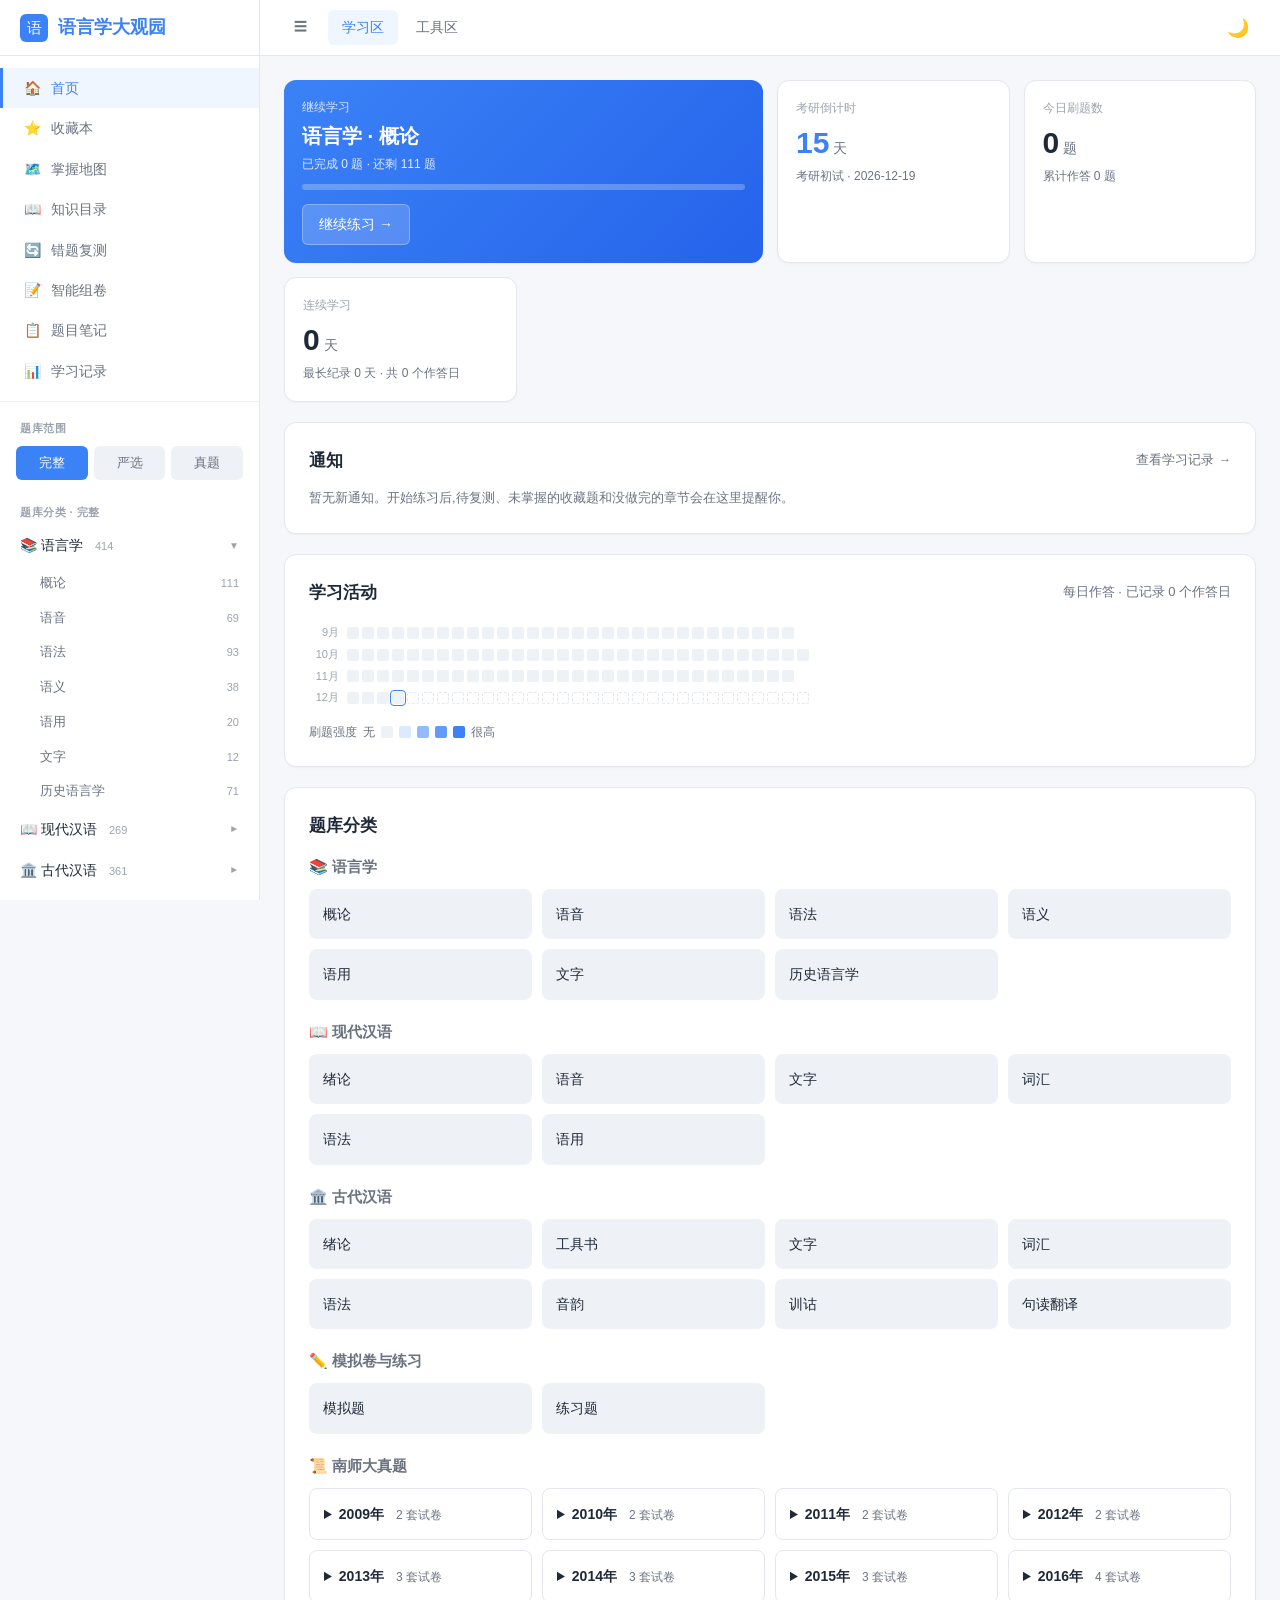
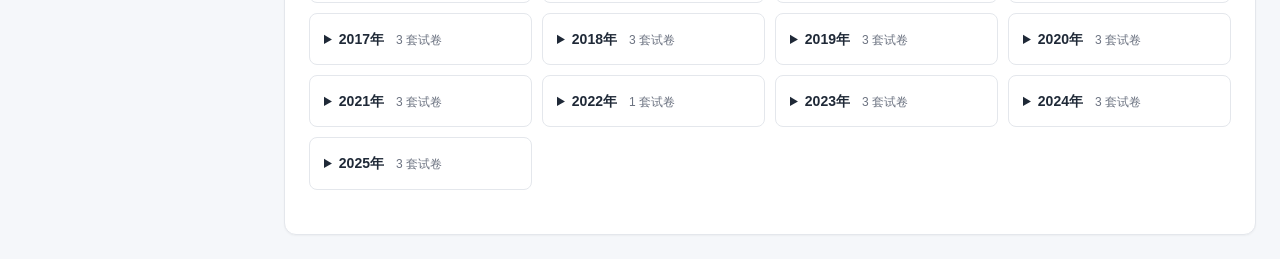
<file: index.html>
<!DOCTYPE html>
<html lang="zh-CN">
<head>
  <meta charset="UTF-8">
  <meta http-equiv="Cache-Control" content="no-cache, no-store, must-revalidate">
  <meta http-equiv="Pragma" content="no-cache">
  <meta name="viewport" content="width=device-width, initial-scale=1.0">
  <title>语言学大观园 - 首页</title>
  <link rel="stylesheet" href="css/style.css?v=15">
</head>
<body>
  <div class="app-layout">
    <!-- 侧边栏 -->
    <aside class="sidebar" id="sidebar">
      <div class="sidebar-header">
        <div class="logo-icon">语</div>
        <span class="logo">语言学大观园</span>
      </div>
      <div class="sidebar-body" id="sidebar-body"></div>
    </aside>
    <div class="overlay" id="overlay"></div>

    <!-- 主内容 -->
    <div class="main-wrapper">
      <!-- 顶部导航 -->
      <header class="topbar">
        <div class="topbar-left">
          <button class="toggle-btn" id="sidebar-toggle" title="收起侧边栏">☰</button>
          <div class="nav-tabs">
            <a class="nav-tab" href="index.html">学习区</a>
            <a class="nav-tab" href="tools.html">工具区</a>
          </div>
        </div>
        <div class="topbar-right">
          <button class="icon-btn" id="theme-toggle" title="切换主题">🌙</button>
        </div>
      </header>

      <!-- 内容区 -->
      <main class="content" id="main-content">
        <!-- 动态渲染 -->
      </main>
    </div>
  </div>

  <script src="js/storage.js?v=15"></script>
  <script src="js/data-loader.js?v=15"></script>
  <script src="js/main.js?v=15"></script>
  <script src="js/dashboard.js?v=15"></script>
</body>
</html>
</file>
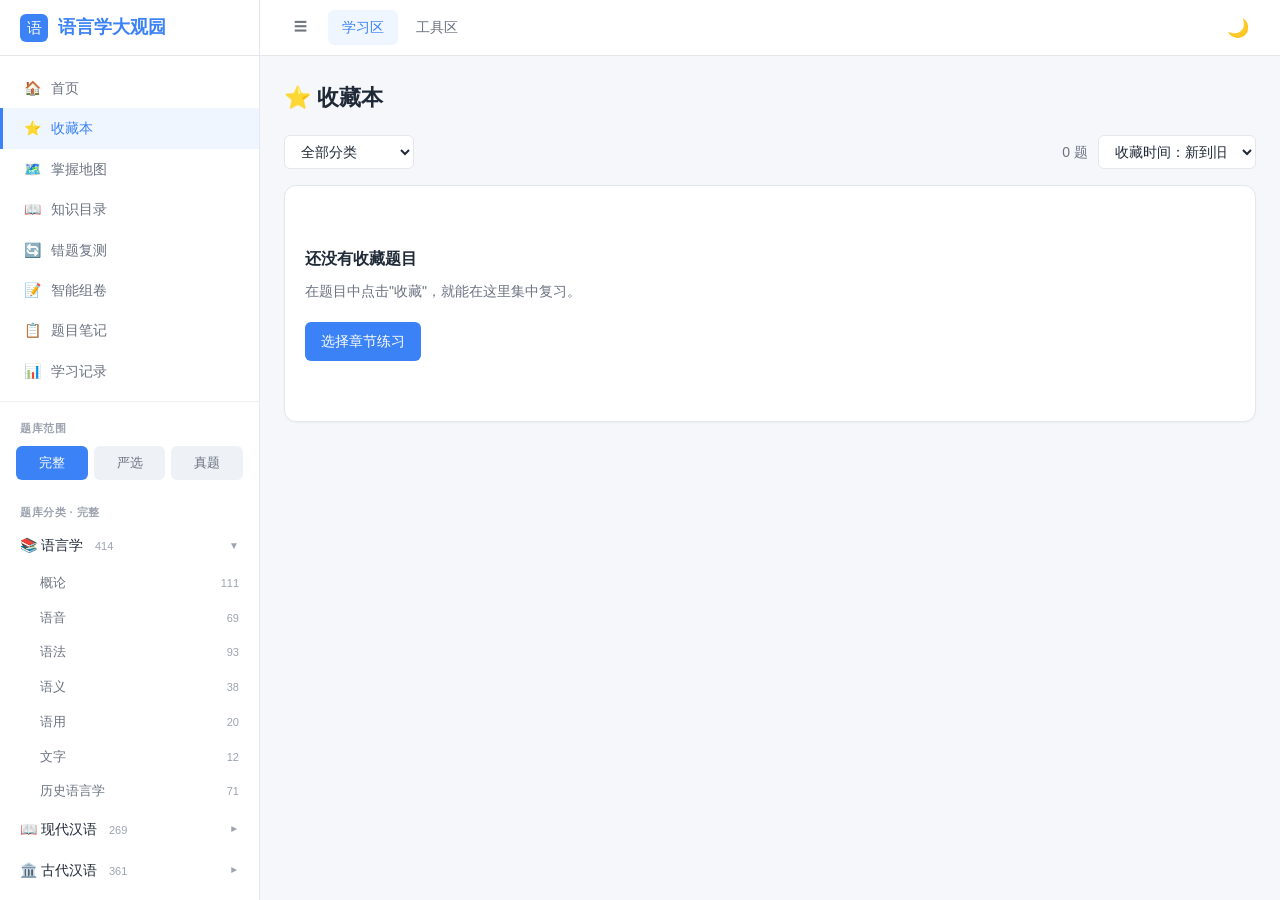
<file: favorites.html>
<!DOCTYPE html>
<html lang="zh-CN">
<head>
  <meta charset="UTF-8">
  <meta http-equiv="Cache-Control" content="no-cache, no-store, must-revalidate">
  <meta http-equiv="Pragma" content="no-cache">
  <meta name="viewport" content="width=device-width, initial-scale=1.0">
  <title>收藏本 - 语言学大观园</title>
  <link rel="stylesheet" href="css/style.css?v=15">
</head>
<body>
  <div class="app-layout">
    <aside class="sidebar" id="sidebar">
      <div class="sidebar-header">
        <div class="logo-icon">语</div>
        <span class="logo">语言学大观园</span>
      </div>
      <div class="sidebar-body" id="sidebar-body"></div>
    </aside>
    <div class="overlay" id="overlay"></div>

    <div class="main-wrapper">
      <header class="topbar">
        <div class="topbar-left">
          <button class="toggle-btn" id="sidebar-toggle">☰</button>
          <div class="nav-tabs">
            <a class="nav-tab" href="index.html">学习区</a>
            <a class="nav-tab" href="tools.html">工具区</a>
          </div>
        </div>
        <div class="topbar-right">
          <button class="icon-btn" id="theme-toggle">🌙</button>
        </div>
      </header>

      <main class="content" id="main-content"></main>
    </div>
  </div>

  <script src="js/storage.js?v=15"></script>
  <script src="js/data-loader.js?v=15"></script>
  <script src="js/main.js?v=15"></script>
  <script src="js/favorites.js?v=15"></script>
</body>
</html>
</file>
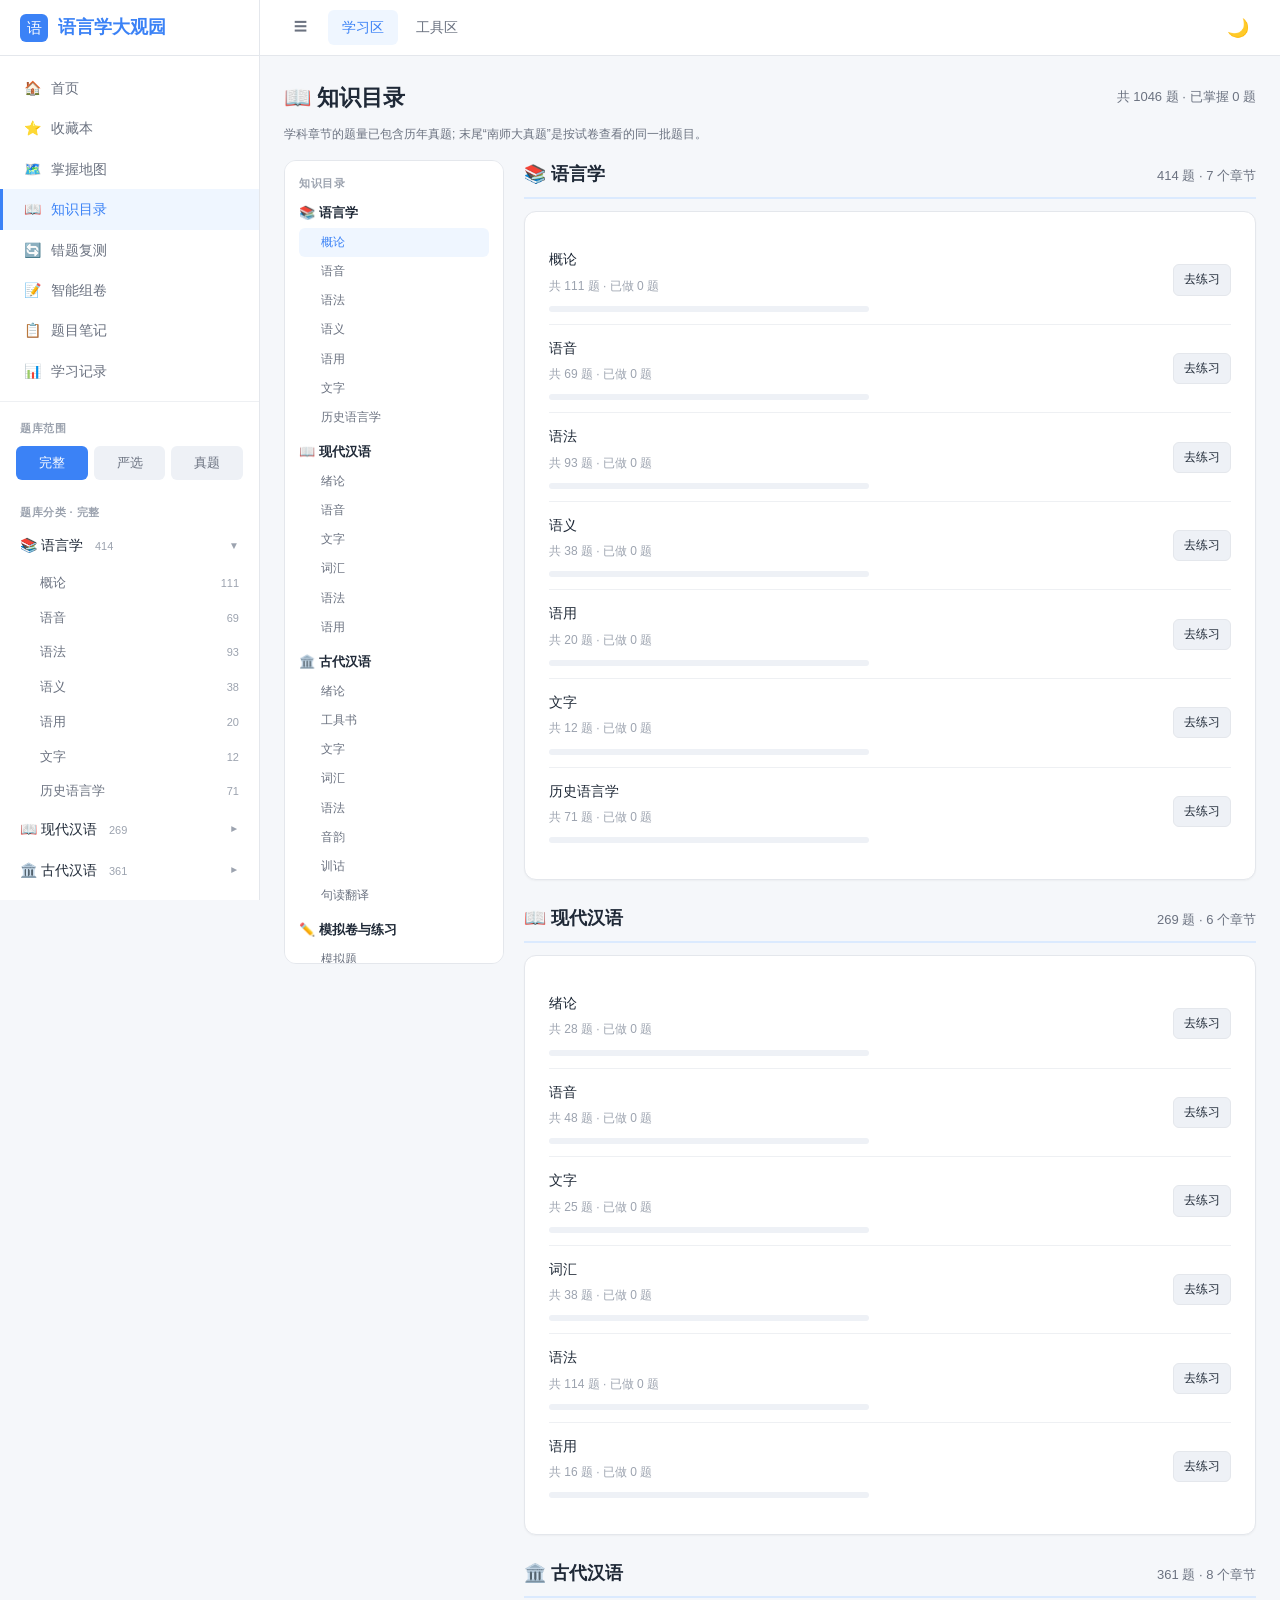
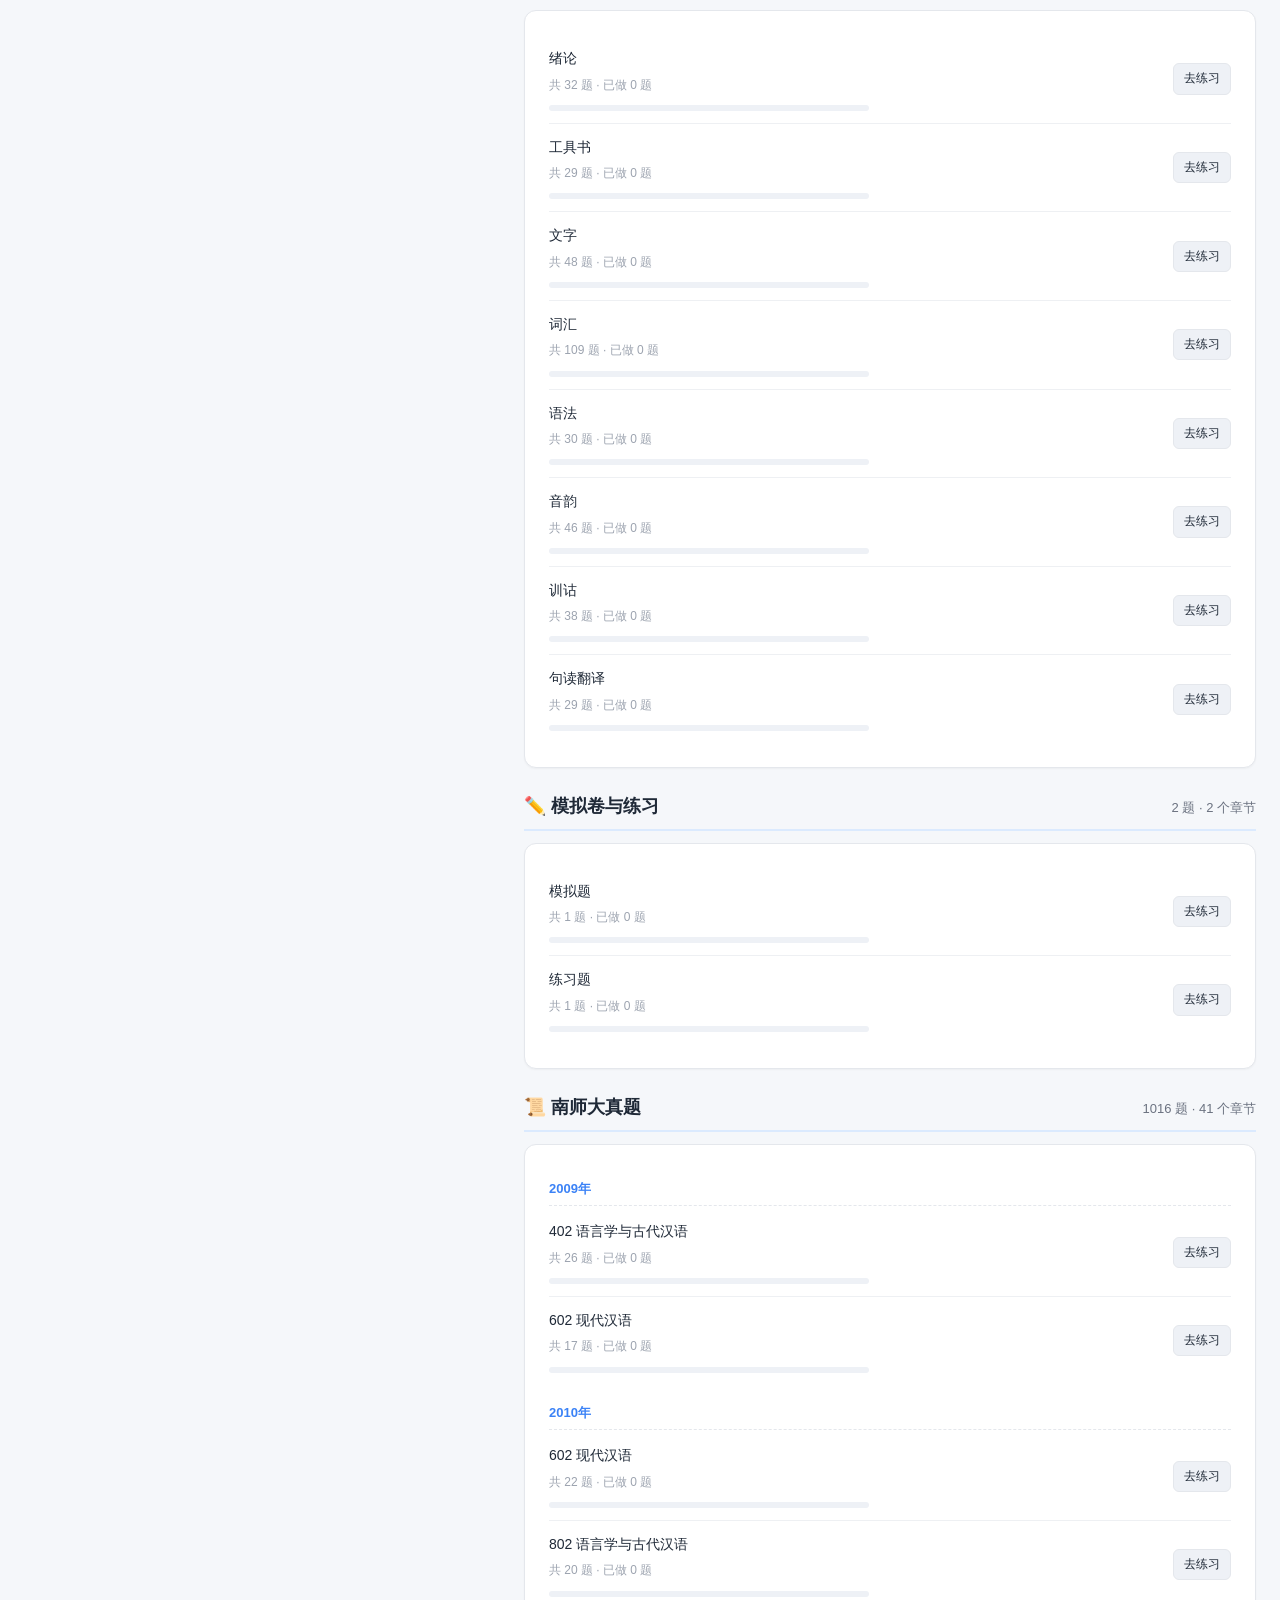
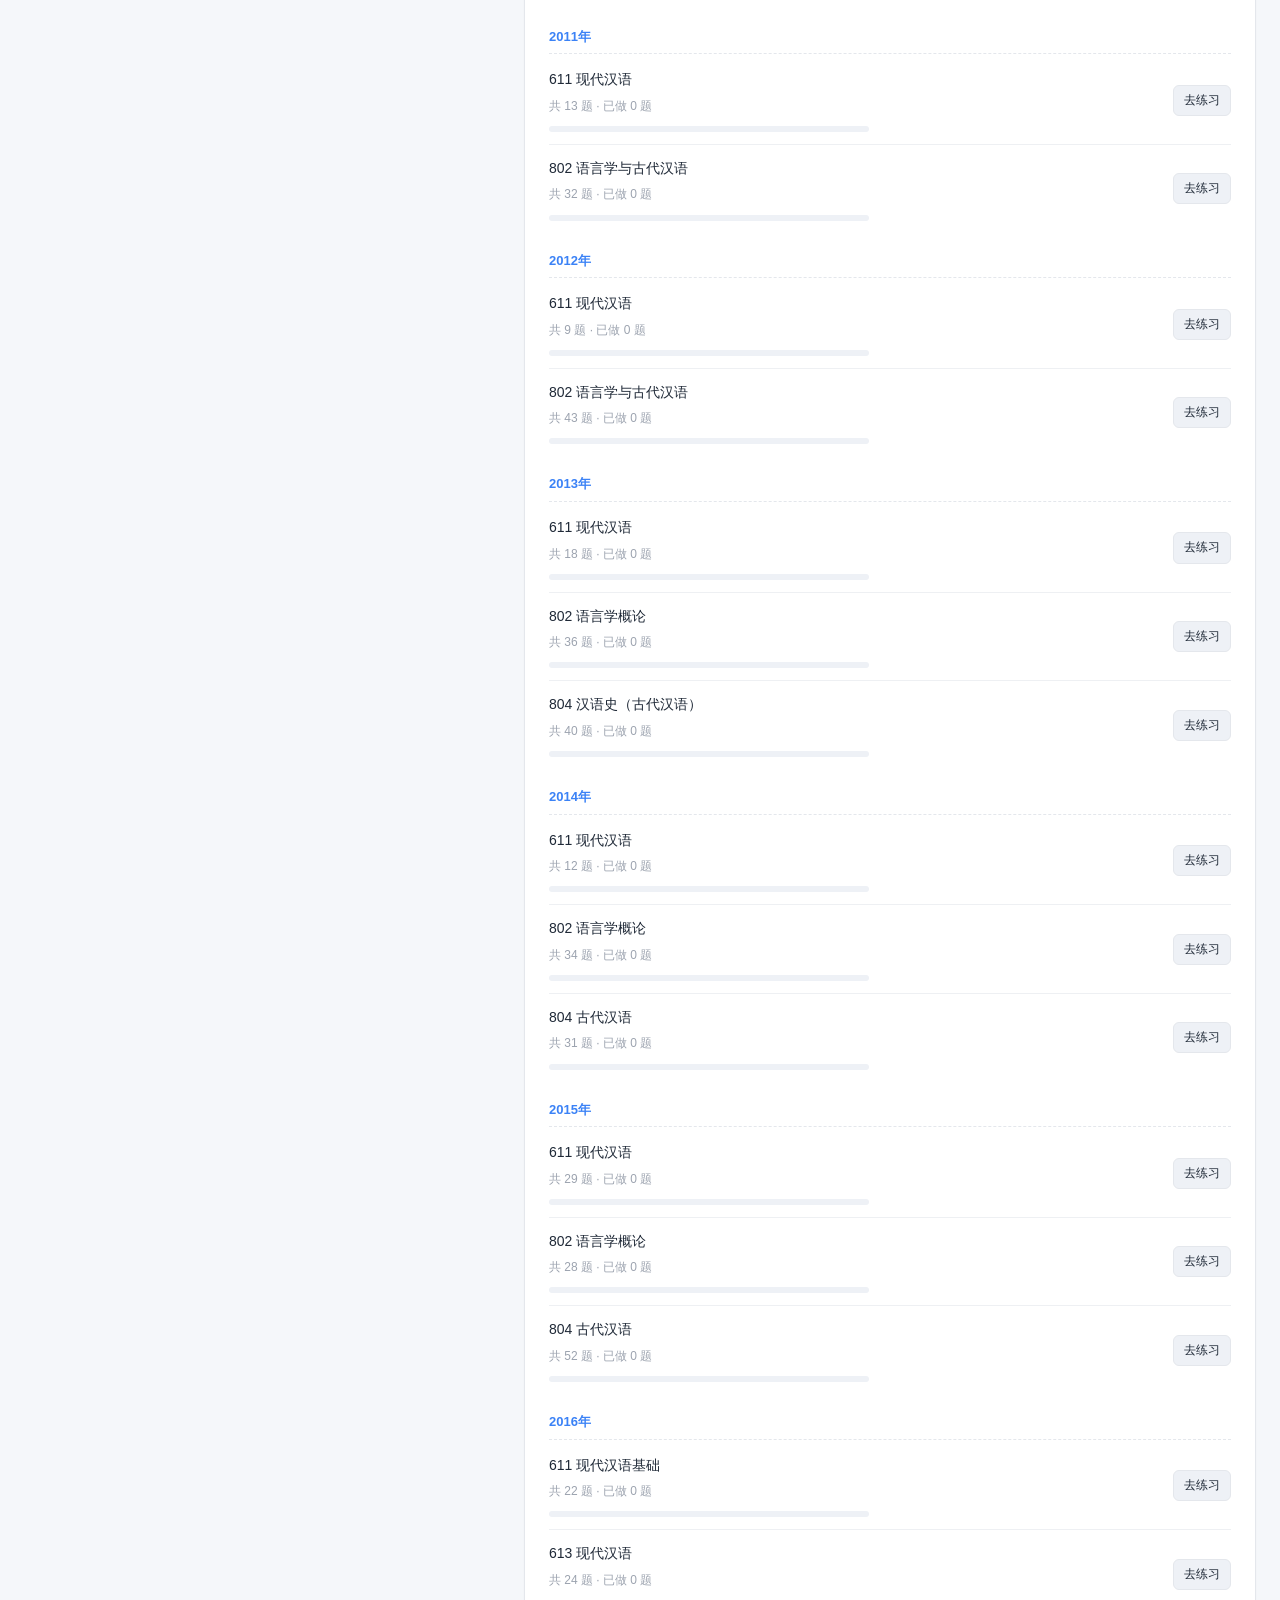
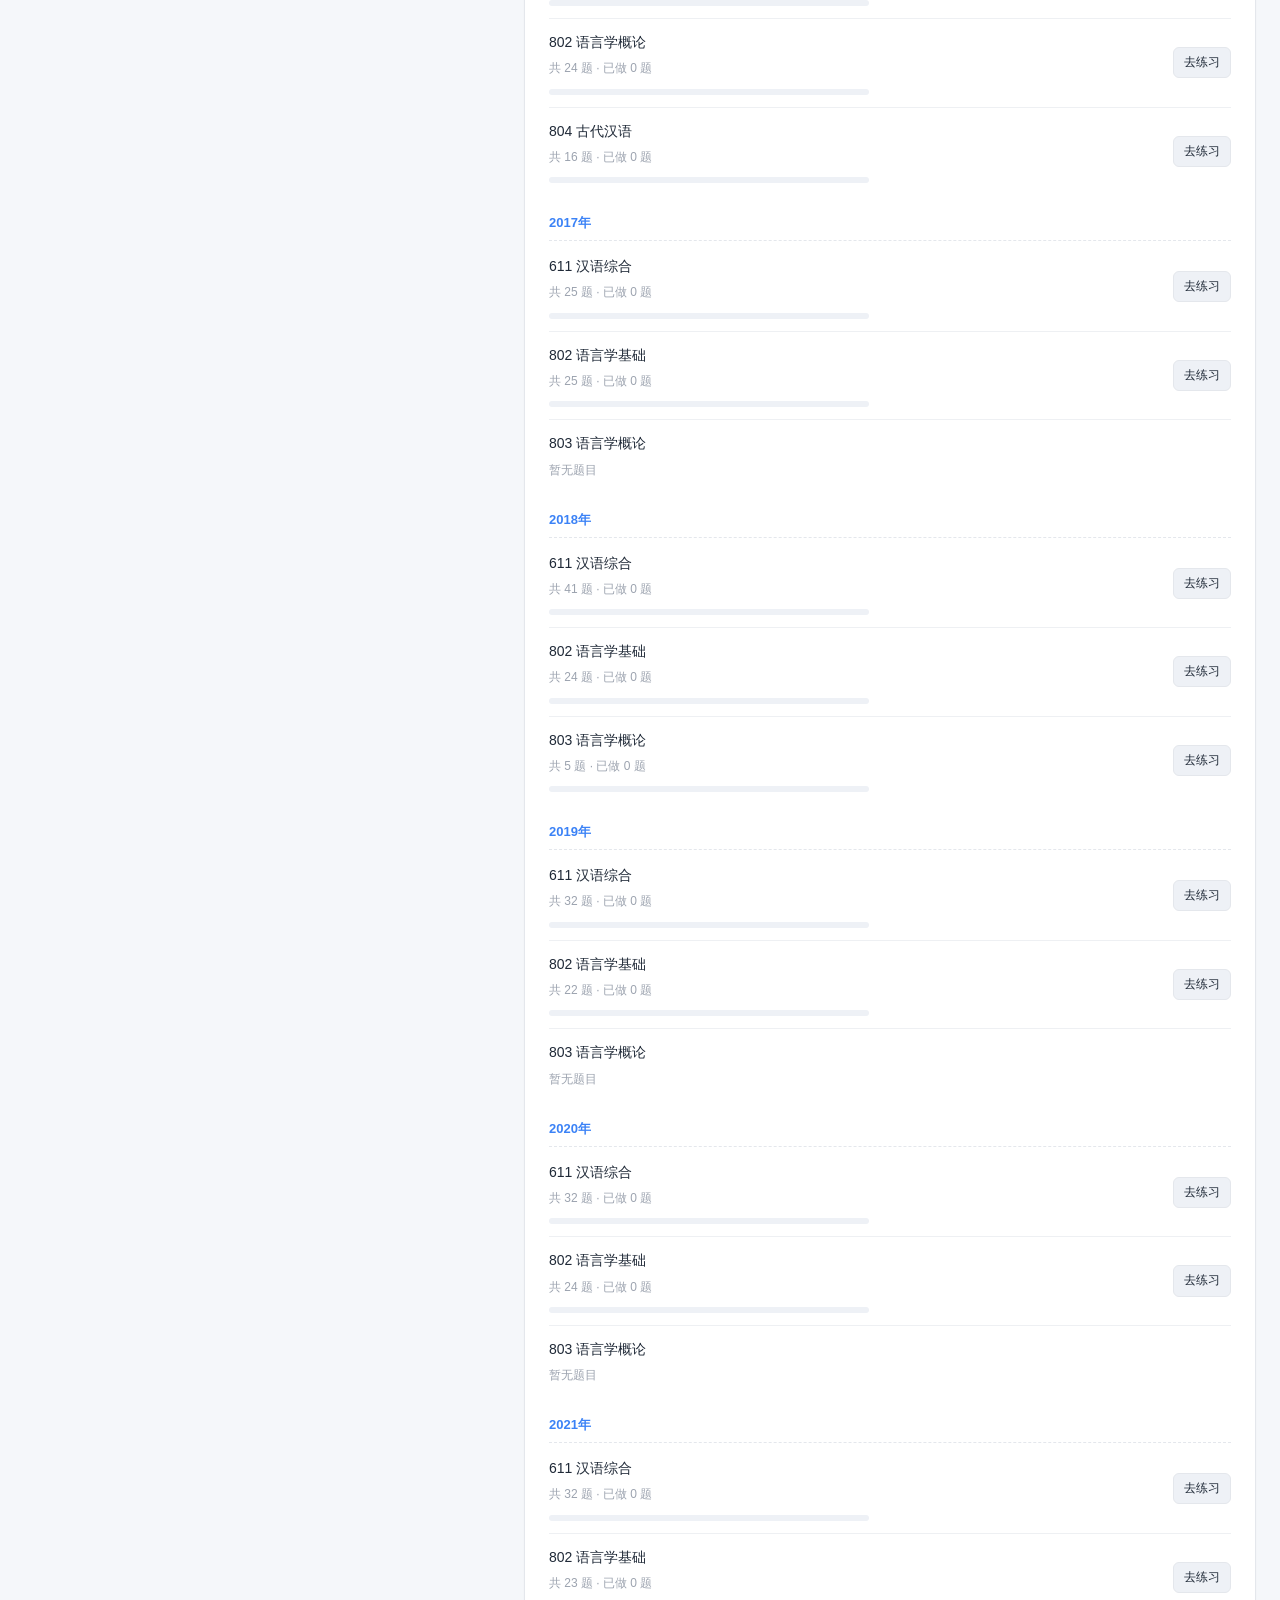
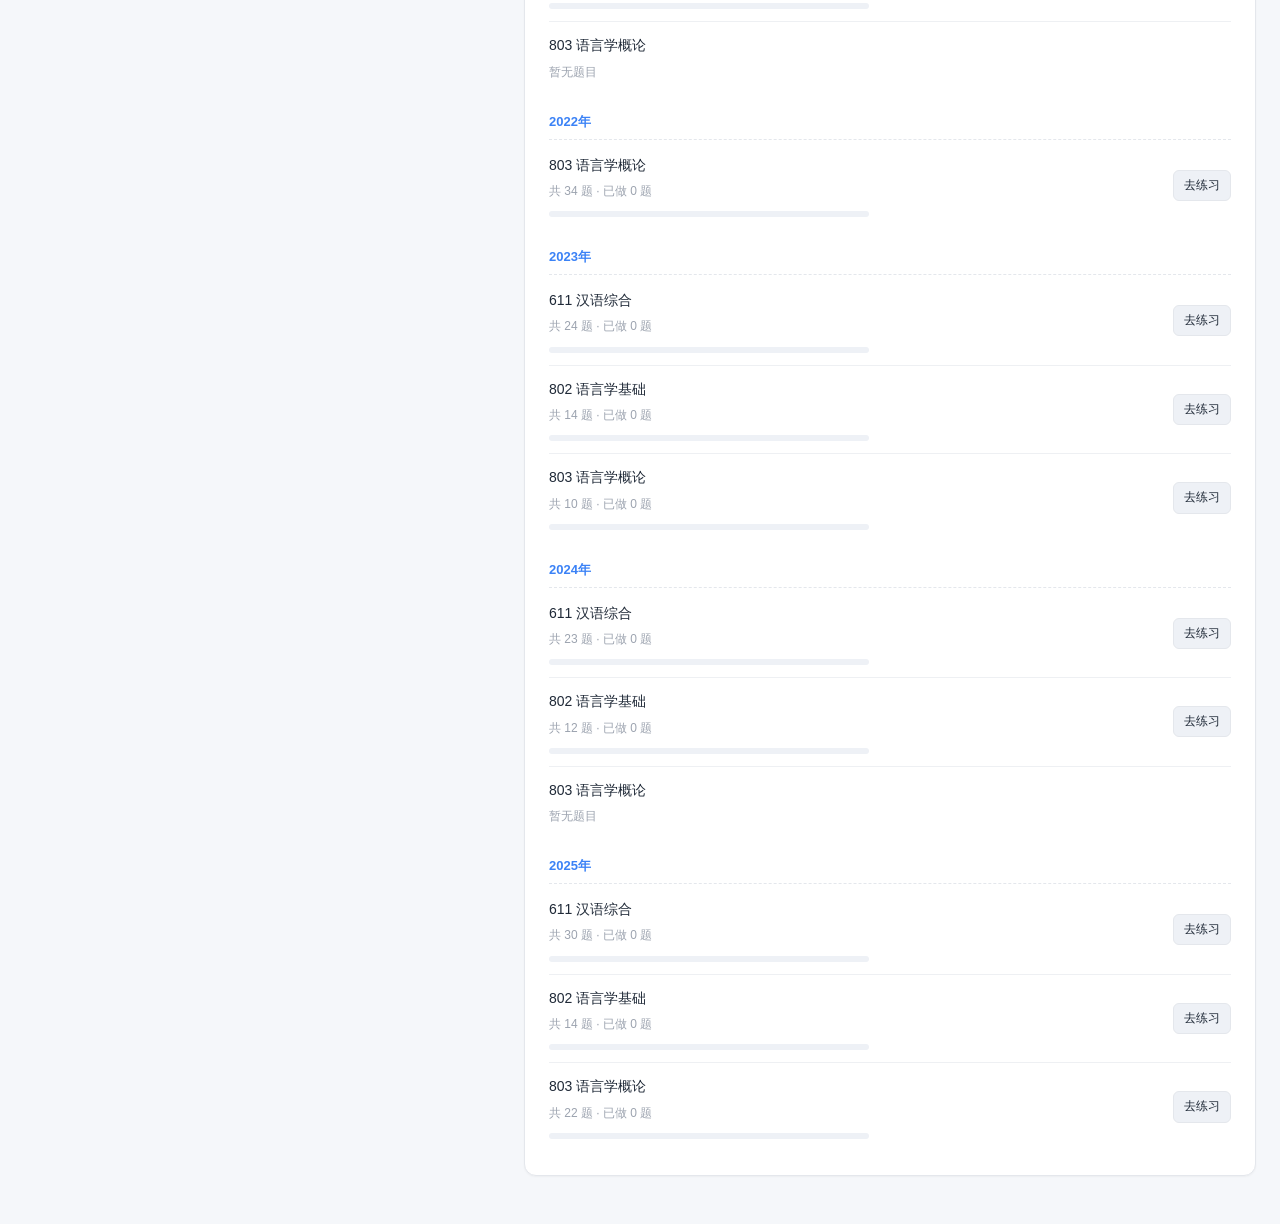
<file: knowledge.html>
<!DOCTYPE html>
<html lang="zh-CN">
<head>
  <meta charset="UTF-8">
  <meta http-equiv="Cache-Control" content="no-cache, no-store, must-revalidate">
  <meta http-equiv="Pragma" content="no-cache">
  <meta name="viewport" content="width=device-width, initial-scale=1.0">
  <title>知识目录 - 语言学大观园</title>
  <link rel="stylesheet" href="css/style.css?v=15">
</head>
<body>
  <div class="app-layout">
    <aside class="sidebar" id="sidebar">
      <div class="sidebar-header">
        <div class="logo-icon">语</div>
        <span class="logo">语言学大观园</span>
      </div>
      <div class="sidebar-body" id="sidebar-body"></div>
    </aside>
    <div class="overlay" id="overlay"></div>

    <div class="main-wrapper">
      <header class="topbar">
        <div class="topbar-left">
          <button class="toggle-btn" id="sidebar-toggle">☰</button>
          <div class="nav-tabs">
            <a class="nav-tab" href="index.html">学习区</a>
            <a class="nav-tab" href="tools.html">工具区</a>
          </div>
        </div>
        <div class="topbar-right">
          <button class="icon-btn" id="theme-toggle">🌙</button>
        </div>
      </header>

      <main class="content" id="main-content"></main>
    </div>
  </div>

  <script src="js/storage.js?v=15"></script>
  <script src="js/data-loader.js?v=15"></script>
  <script src="js/main.js?v=15"></script>
  <script src="js/knowledge.js?v=15"></script>
</body>
</html>
</file>
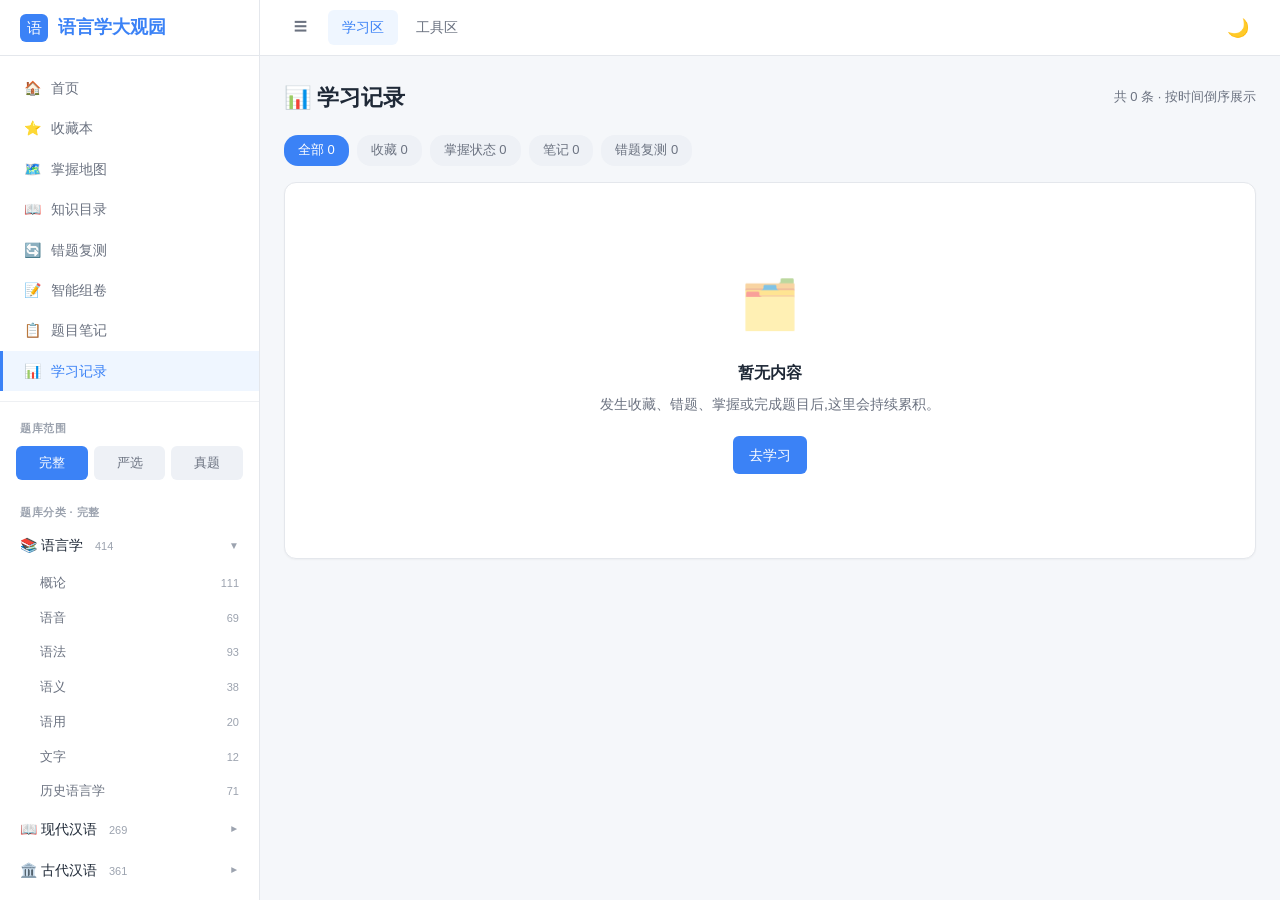
<file: learning-records.html>
<!DOCTYPE html>
<html lang="zh-CN">
<head>
  <meta charset="UTF-8">
  <meta http-equiv="Cache-Control" content="no-cache, no-store, must-revalidate">
  <meta http-equiv="Pragma" content="no-cache">
  <meta name="viewport" content="width=device-width, initial-scale=1.0">
  <title>学习记录 - 语言学大观园</title>
  <link rel="stylesheet" href="css/style.css?v=15">
</head>
<body>
  <div class="app-layout">
    <aside class="sidebar" id="sidebar">
      <div class="sidebar-header">
        <div class="logo-icon">语</div>
        <span class="logo">语言学大观园</span>
      </div>
      <div class="sidebar-body" id="sidebar-body"></div>
    </aside>
    <div class="overlay" id="overlay"></div>

    <div class="main-wrapper">
      <header class="topbar">
        <div class="topbar-left">
          <button class="toggle-btn" id="sidebar-toggle">☰</button>
          <div class="nav-tabs">
            <a class="nav-tab" href="index.html">学习区</a>
            <a class="nav-tab" href="tools.html">工具区</a>
          </div>
        </div>
        <div class="topbar-right">
          <button class="icon-btn" id="theme-toggle">🌙</button>
        </div>
      </header>

      <main class="content" id="main-content"></main>
    </div>
  </div>

  <script src="js/storage.js?v=15"></script>
  <script src="js/data-loader.js?v=15"></script>
  <script src="js/main.js?v=15"></script>
  <script src="js/records.js?v=15"></script>
</body>
</html>
</file>
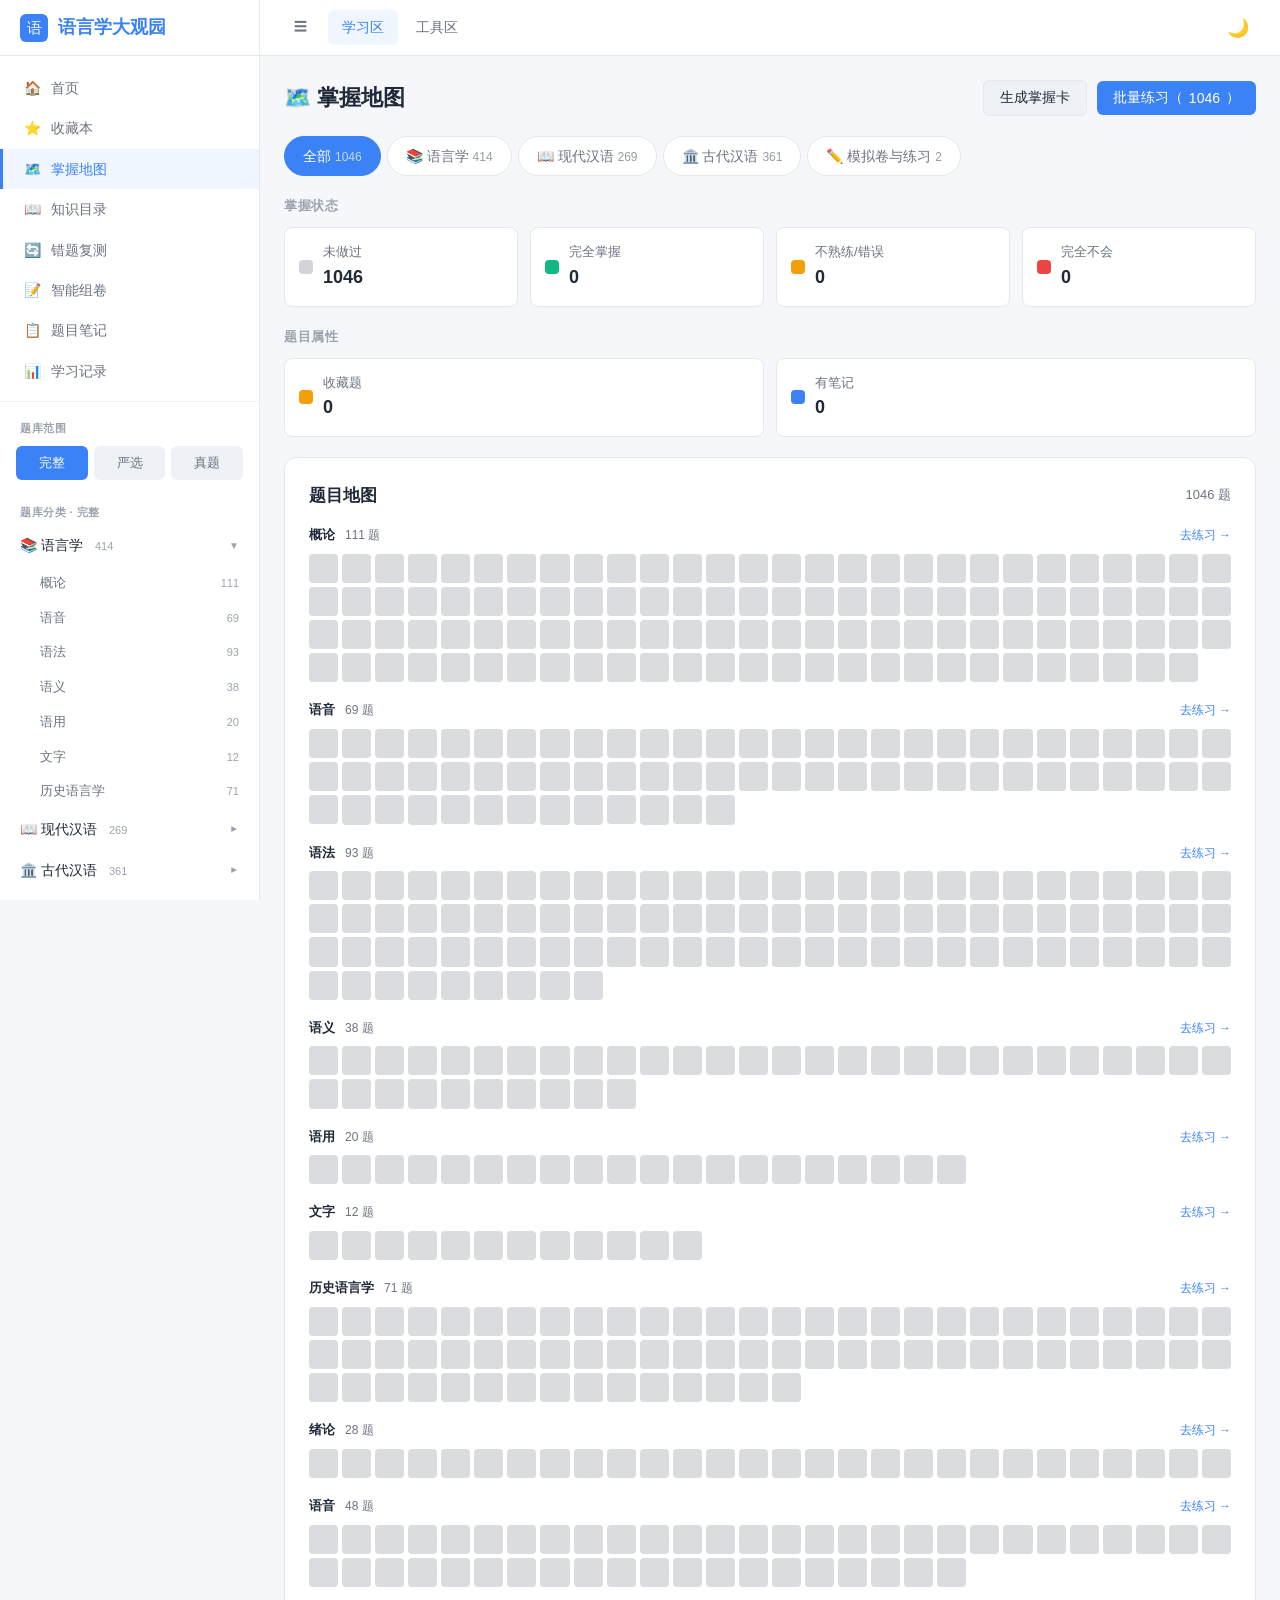
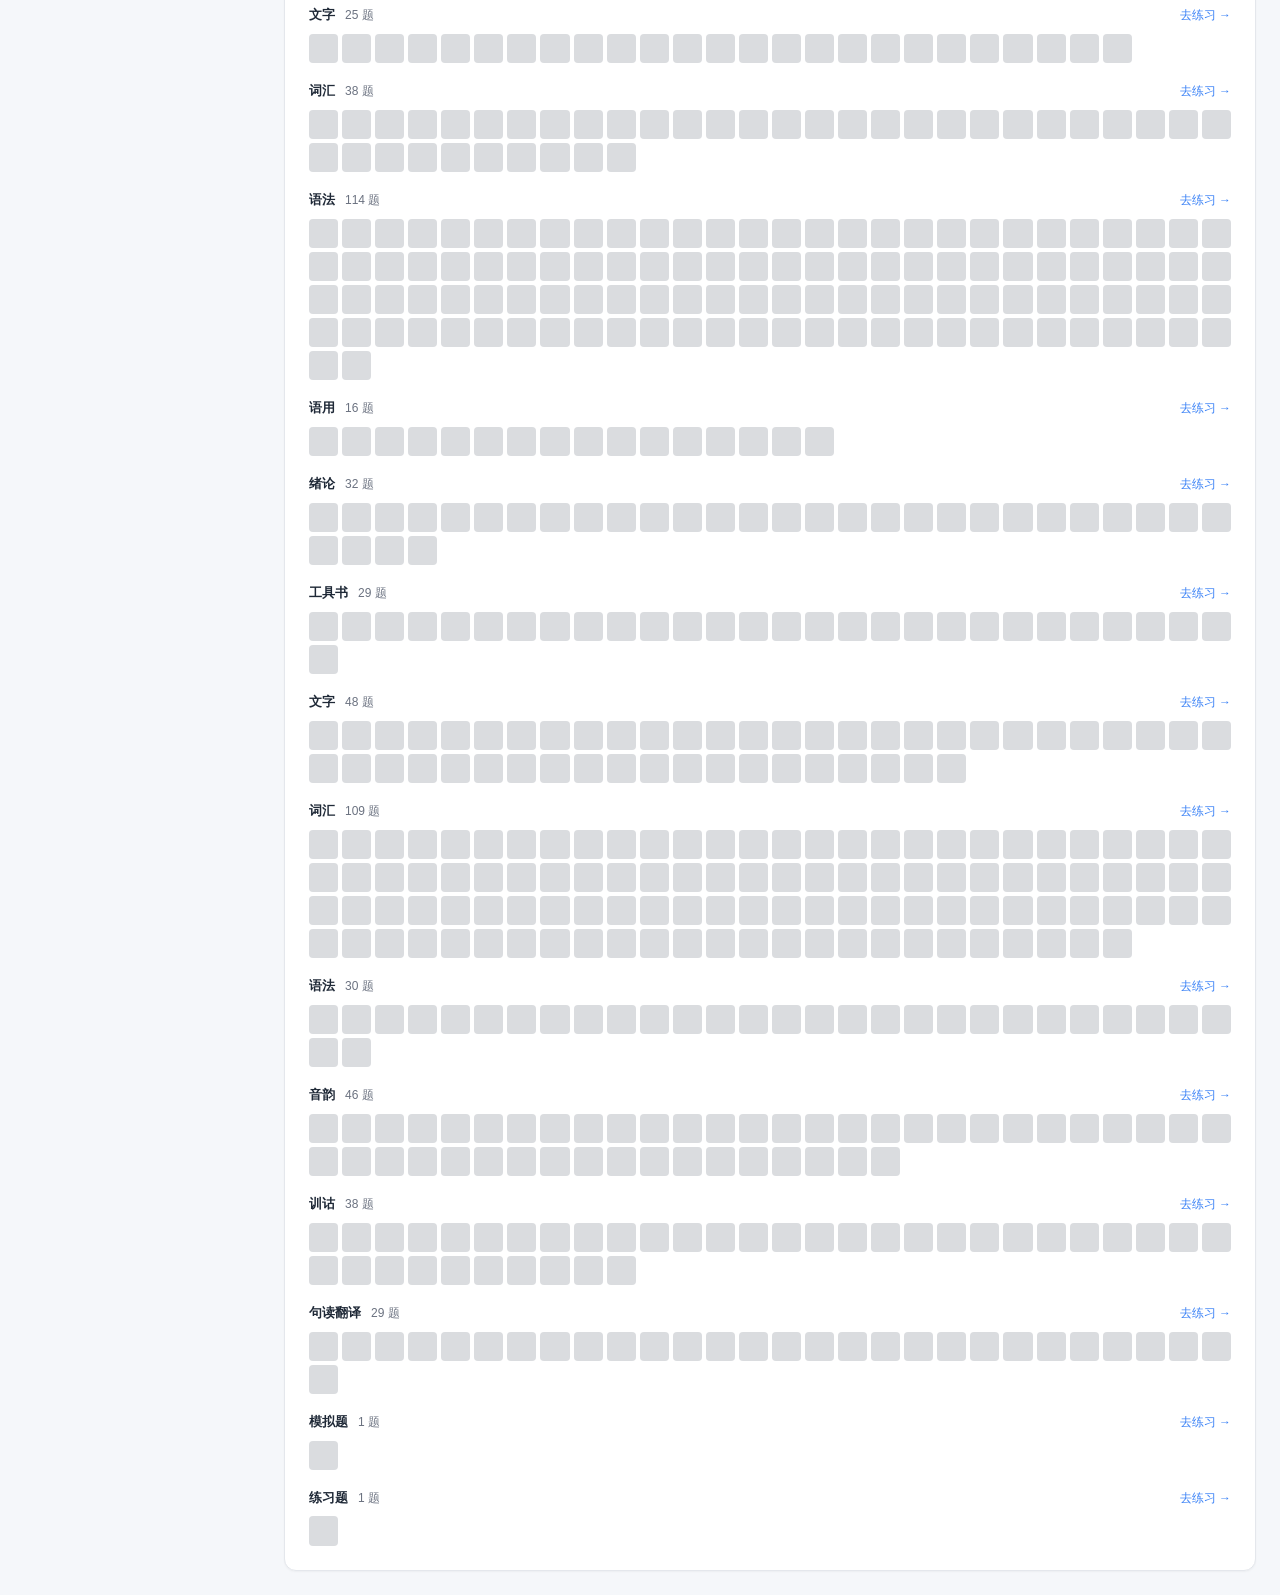
<file: mastery.html>
<!DOCTYPE html>
<html lang="zh-CN">
<head>
  <meta charset="UTF-8">
  <meta http-equiv="Cache-Control" content="no-cache, no-store, must-revalidate">
  <meta http-equiv="Pragma" content="no-cache">
  <meta name="viewport" content="width=device-width, initial-scale=1.0">
  <title>掌握地图 - 语言学大观园</title>
  <link rel="stylesheet" href="css/style.css?v=15">
  <link rel="stylesheet" href="css/mastery.css?v=15">
</head>
<body>
  <div class="app-layout">
    <aside class="sidebar" id="sidebar">
      <div class="sidebar-header">
        <div class="logo-icon">语</div>
        <span class="logo">语言学大观园</span>
      </div>
      <div class="sidebar-body" id="sidebar-body"></div>
    </aside>
    <div class="overlay" id="overlay"></div>

    <div class="main-wrapper">
      <header class="topbar">
        <div class="topbar-left">
          <button class="toggle-btn" id="sidebar-toggle">☰</button>
          <div class="nav-tabs">
            <a class="nav-tab" href="index.html">学习区</a>
            <a class="nav-tab" href="tools.html">工具区</a>
          </div>
        </div>
        <div class="topbar-right">
          <button class="icon-btn" id="theme-toggle">🌙</button>
        </div>
      </header>

      <main class="content" id="main-content"></main>
    </div>
  </div>

  <script src="js/storage.js?v=15"></script>
  <script src="js/data-loader.js?v=15"></script>
  <script src="js/main.js?v=15"></script>
  <script src="js/mastery.js?v=15"></script>
</body>
</html>
</file>
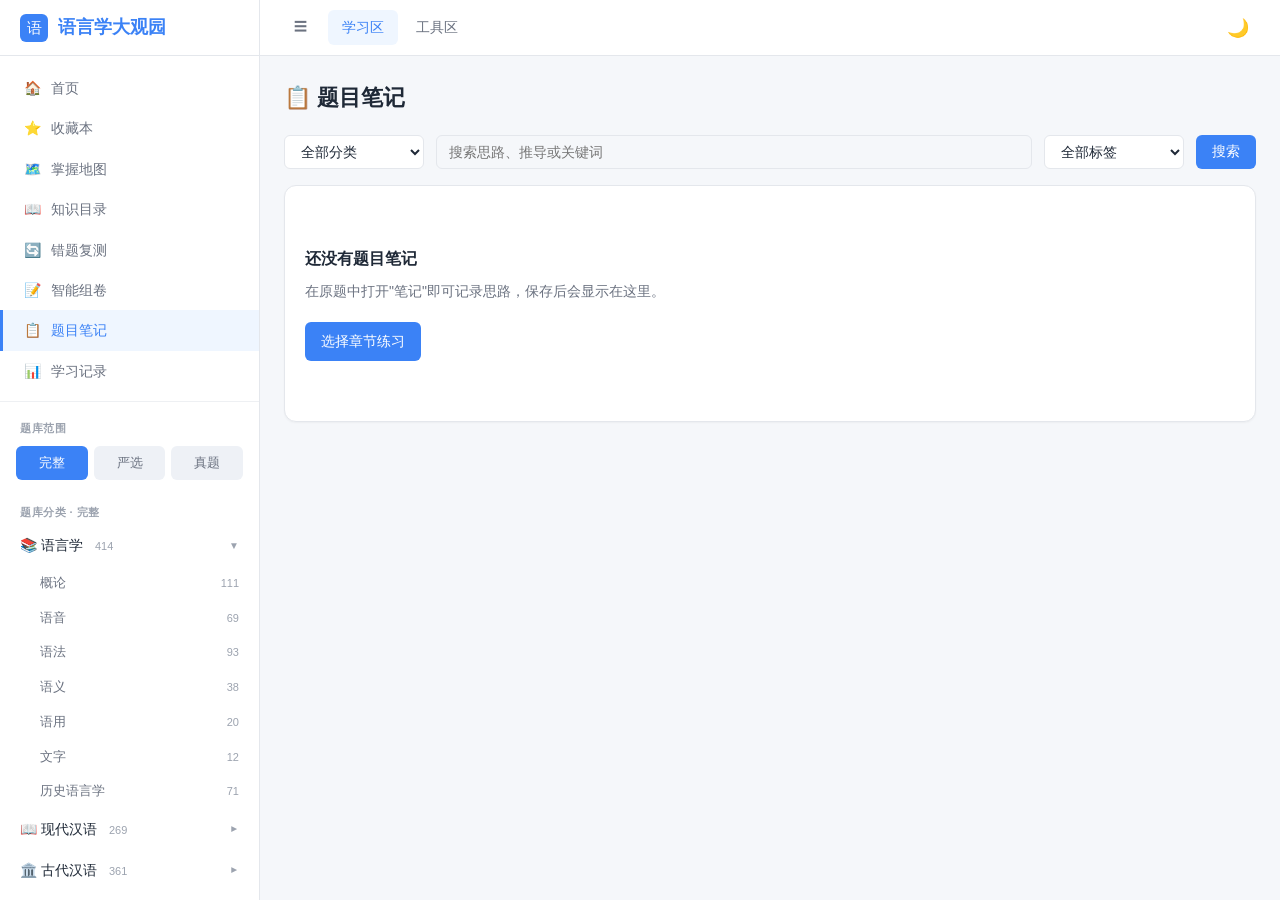
<file: notes.html>
<!DOCTYPE html>
<html lang="zh-CN">
<head>
  <meta charset="UTF-8">
  <meta http-equiv="Cache-Control" content="no-cache, no-store, must-revalidate">
  <meta http-equiv="Pragma" content="no-cache">
  <meta name="viewport" content="width=device-width, initial-scale=1.0">
  <title>题目笔记 - 语言学大观园</title>
  <link rel="stylesheet" href="css/style.css?v=15">
</head>
<body>
  <div class="app-layout">
    <aside class="sidebar" id="sidebar">
      <div class="sidebar-header">
        <div class="logo-icon">语</div>
        <span class="logo">语言学大观园</span>
      </div>
      <div class="sidebar-body" id="sidebar-body"></div>
    </aside>
    <div class="overlay" id="overlay"></div>

    <div class="main-wrapper">
      <header class="topbar">
        <div class="topbar-left">
          <button class="toggle-btn" id="sidebar-toggle">☰</button>
          <div class="nav-tabs">
            <a class="nav-tab" href="index.html">学习区</a>
            <a class="nav-tab" href="tools.html">工具区</a>
          </div>
        </div>
        <div class="topbar-right">
          <button class="icon-btn" id="theme-toggle">🌙</button>
        </div>
      </header>

      <main class="content" id="main-content"></main>
    </div>
  </div>

  <script src="js/storage.js?v=15"></script>
  <script src="js/data-loader.js?v=15"></script>
  <script src="js/main.js?v=15"></script>
  <script src="js/notes.js?v=15"></script>
</body>
</html>
</file>
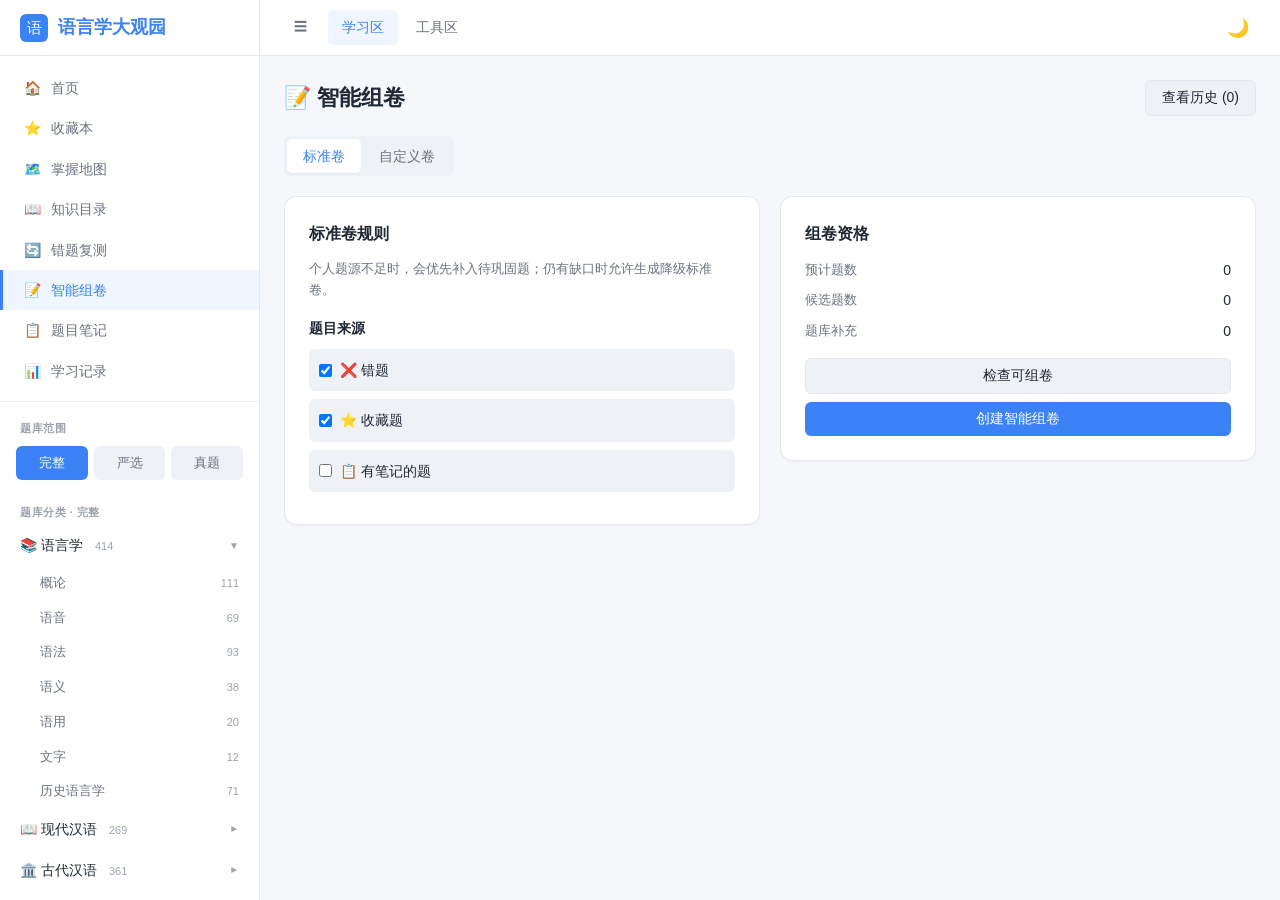
<file: paper.html>
<!DOCTYPE html>
<html lang="zh-CN">
<head>
  <meta charset="UTF-8">
  <meta http-equiv="Cache-Control" content="no-cache, no-store, must-revalidate">
  <meta http-equiv="Pragma" content="no-cache">
  <meta name="viewport" content="width=device-width, initial-scale=1.0">
  <title>智能组卷 - 语言学大观园</title>
  <link rel="stylesheet" href="css/style.css?v=15">
</head>
<body>
  <div class="app-layout">
    <aside class="sidebar" id="sidebar">
      <div class="sidebar-header">
        <div class="logo-icon">语</div>
        <span class="logo">语言学大观园</span>
      </div>
      <div class="sidebar-body" id="sidebar-body"></div>
    </aside>
    <div class="overlay" id="overlay"></div>

    <div class="main-wrapper">
      <header class="topbar">
        <div class="topbar-left">
          <button class="toggle-btn" id="sidebar-toggle">☰</button>
          <div class="nav-tabs">
            <a class="nav-tab" href="index.html">学习区</a>
            <a class="nav-tab" href="tools.html">工具区</a>
          </div>
        </div>
        <div class="topbar-right">
          <button class="icon-btn" id="theme-toggle">🌙</button>
        </div>
      </header>

      <main class="content" id="main-content"></main>
    </div>
  </div>

  <script src="js/storage.js?v=15"></script>
  <script src="js/data-loader.js?v=15"></script>
  <script src="js/main.js?v=15"></script>
  <script src="js/paper.js?v=15"></script>
</body>
</html>
</file>
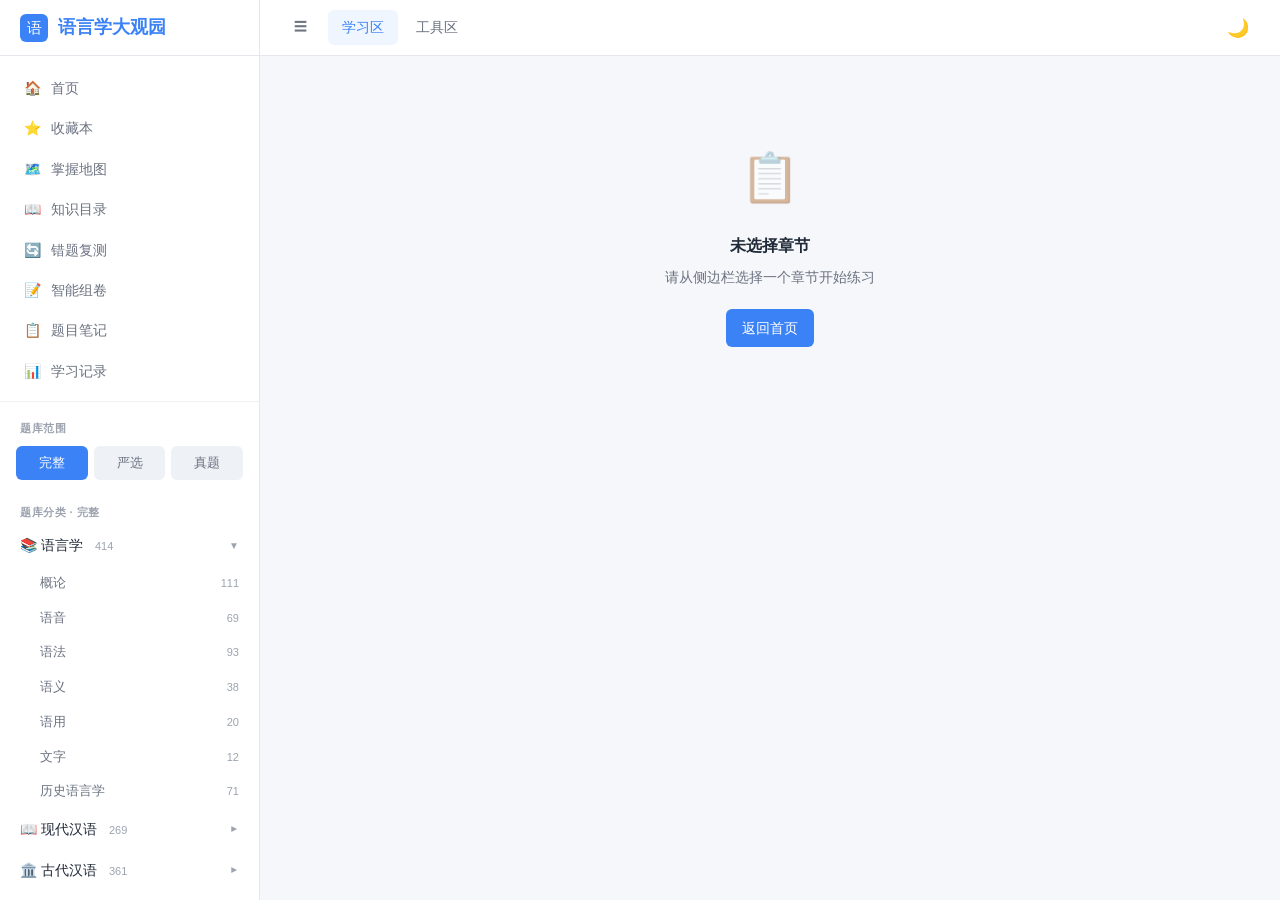
<file: practice.html>
<!DOCTYPE html>
<html lang="zh-CN">
<head>
  <meta charset="UTF-8">
  <meta http-equiv="Cache-Control" content="no-cache, no-store, must-revalidate">
  <meta http-equiv="Pragma" content="no-cache">
  <meta name="viewport" content="width=device-width, initial-scale=1.0">
  <title>练习 - 语言学大观园</title>
  <link rel="stylesheet" href="css/style.css?v=15">
  <link rel="stylesheet" href="css/practice.css?v=15">
</head>
<body>
  <div class="app-layout">
    <aside class="sidebar" id="sidebar">
      <div class="sidebar-header">
        <div class="logo-icon">语</div>
        <span class="logo">语言学大观园</span>
      </div>
      <div class="sidebar-body" id="sidebar-body"></div>
    </aside>
    <div class="overlay" id="overlay"></div>

    <div class="main-wrapper">
      <header class="topbar">
        <div class="topbar-left">
          <button class="toggle-btn" id="sidebar-toggle">☰</button>
          <div class="nav-tabs">
            <a class="nav-tab" href="index.html">学习区</a>
            <a class="nav-tab" href="tools.html">工具区</a>
          </div>
        </div>
        <div class="topbar-right">
          <button class="icon-btn" id="theme-toggle">🌙</button>
        </div>
      </header>

      <main class="content" id="main-content"></main>
    </div>
  </div>

  <script src="js/storage.js?v=15"></script>
  <script src="js/data-loader.js?v=15"></script>
  <script src="js/main.js?v=15"></script>
  <script src="js/practice.js?v=15"></script>
</body>
</html>
</file>
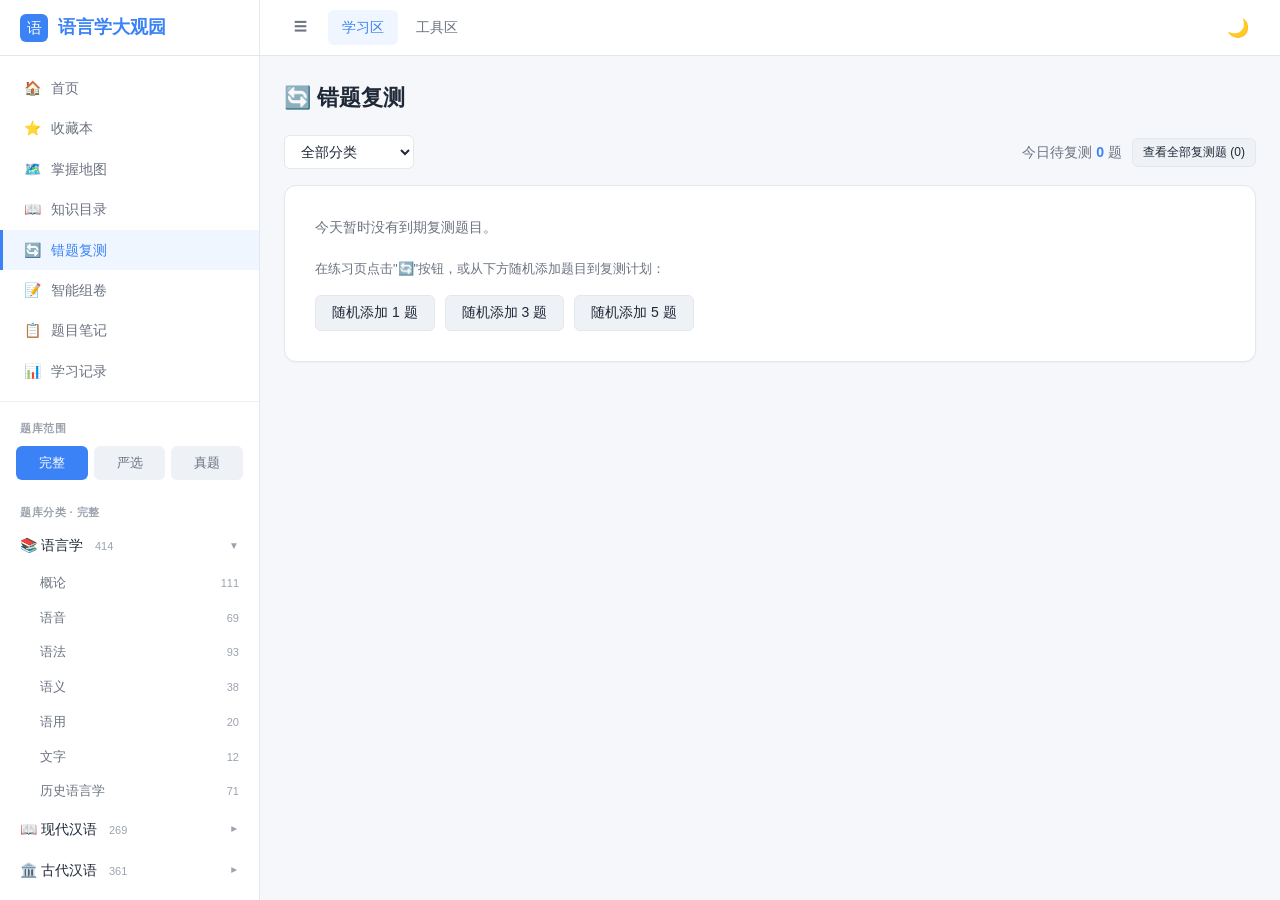
<file: retest.html>
<!DOCTYPE html>
<html lang="zh-CN">
<head>
  <meta charset="UTF-8">
  <meta http-equiv="Cache-Control" content="no-cache, no-store, must-revalidate">
  <meta http-equiv="Pragma" content="no-cache">
  <meta name="viewport" content="width=device-width, initial-scale=1.0">
  <title>错题复测 - 语言学大观园</title>
  <link rel="stylesheet" href="css/style.css?v=15">
</head>
<body>
  <div class="app-layout">
    <aside class="sidebar" id="sidebar">
      <div class="sidebar-header">
        <div class="logo-icon">语</div>
        <span class="logo">语言学大观园</span>
      </div>
      <div class="sidebar-body" id="sidebar-body"></div>
    </aside>
    <div class="overlay" id="overlay"></div>

    <div class="main-wrapper">
      <header class="topbar">
        <div class="topbar-left">
          <button class="toggle-btn" id="sidebar-toggle">☰</button>
          <div class="nav-tabs">
            <a class="nav-tab" href="index.html">学习区</a>
            <a class="nav-tab" href="tools.html">工具区</a>
          </div>
        </div>
        <div class="topbar-right">
          <button class="icon-btn" id="theme-toggle">🌙</button>
        </div>
      </header>

      <main class="content" id="main-content"></main>
    </div>
  </div>

  <script src="js/storage.js?v=15"></script>
  <script src="js/data-loader.js?v=15"></script>
  <script src="js/main.js?v=15"></script>
  <script src="js/retest.js?v=15"></script>
</body>
</html>
</file>
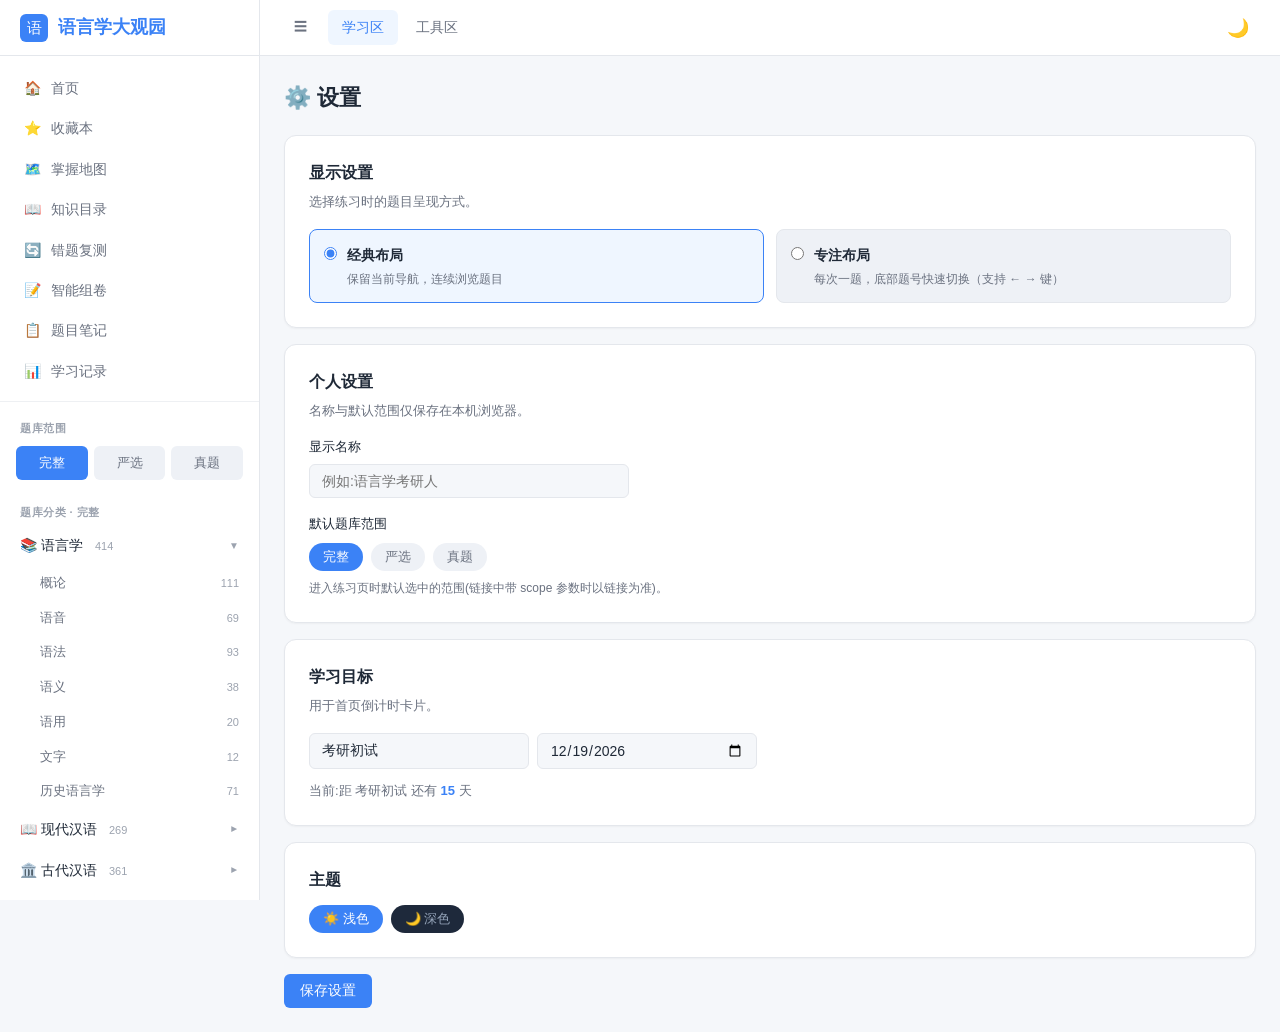
<file: settings.html>
<!DOCTYPE html>
<html lang="zh-CN">
<head>
  <meta charset="UTF-8">
  <meta http-equiv="Cache-Control" content="no-cache, no-store, must-revalidate">
  <meta http-equiv="Pragma" content="no-cache">
  <meta name="viewport" content="width=device-width, initial-scale=1.0">
  <title>设置 - 语言学大观园</title>
  <link rel="stylesheet" href="css/style.css?v=15">
</head>
<body>
  <div class="app-layout">
    <aside class="sidebar" id="sidebar">
      <div class="sidebar-header">
        <div class="logo-icon">语</div>
        <span class="logo">语言学大观园</span>
      </div>
      <div class="sidebar-body" id="sidebar-body"></div>
    </aside>
    <div class="overlay" id="overlay"></div>

    <div class="main-wrapper">
      <header class="topbar">
        <div class="topbar-left">
          <button class="toggle-btn" id="sidebar-toggle">☰</button>
          <div class="nav-tabs">
            <a class="nav-tab" href="index.html">学习区</a>
            <a class="nav-tab" href="tools.html">工具区</a>
          </div>
        </div>
        <div class="topbar-right">
          <button class="icon-btn" id="theme-toggle">🌙</button>
        </div>
      </header>

      <main class="content" id="main-content"></main>
    </div>
  </div>

  <script src="js/storage.js?v=15"></script>
  <script src="js/data-loader.js?v=15"></script>
  <script src="js/main.js?v=15"></script>
  <script src="js/settings.js?v=15"></script>
</body>
</html>
</file>
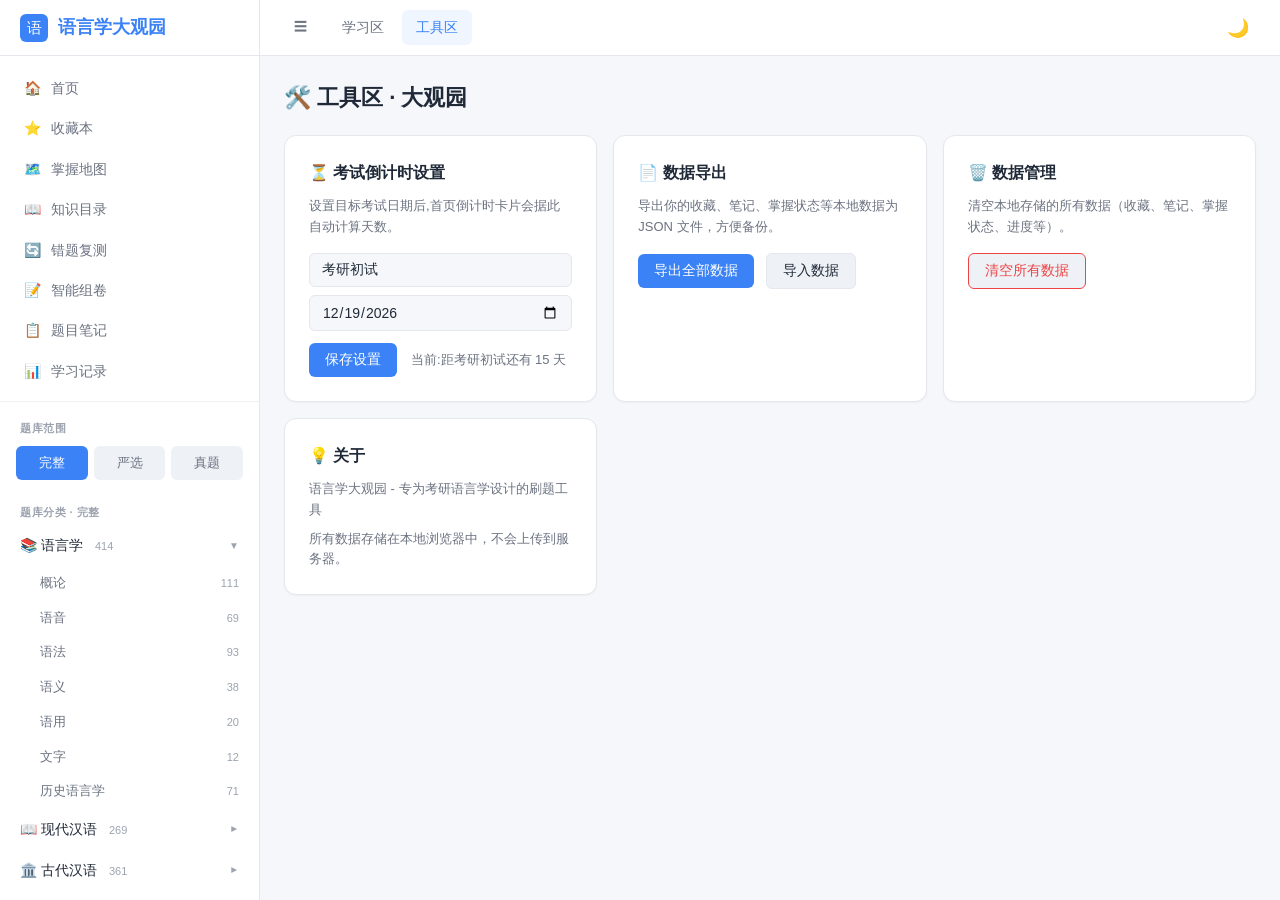
<file: tools.html>
<!DOCTYPE html>
<html lang="zh-CN">
<head>
  <meta charset="UTF-8">
  <meta http-equiv="Cache-Control" content="no-cache, no-store, must-revalidate">
  <meta http-equiv="Pragma" content="no-cache">
  <meta name="viewport" content="width=device-width, initial-scale=1.0">
  <title>工具区 - 语言学大观园</title>
  <link rel="stylesheet" href="css/style.css?v=15">
</head>
<body>
  <div class="app-layout">
    <aside class="sidebar" id="sidebar">
      <div class="sidebar-header">
        <div class="logo-icon">语</div>
        <span class="logo">语言学大观园</span>
      </div>
      <div class="sidebar-body" id="sidebar-body"></div>
    </aside>
    <div class="overlay" id="overlay"></div>

    <div class="main-wrapper">
      <header class="topbar">
        <div class="topbar-left">
          <button class="toggle-btn" id="sidebar-toggle">☰</button>
          <div class="nav-tabs">
            <a class="nav-tab" href="index.html">学习区</a>
            <a class="nav-tab" href="tools.html">工具区</a>
          </div>
        </div>
        <div class="topbar-right">
          <button class="icon-btn" id="theme-toggle">🌙</button>
        </div>
      </header>

      <main class="content">
        <div class="page-header">
          <h1 class="page-title">🛠️ 工具区 · 大观园</h1>
        </div>

        <div style="display:grid;grid-template-columns:repeat(auto-fill,minmax(300px,1fr));gap:16px;">
          <div class="card">
            <h3 style="font-size:16px;margin-bottom:10px;">⏳ 考试倒计时设置</h3>
            <p class="text-secondary text-sm" style="margin-bottom:16px;">设置目标考试日期后,首页倒计时卡片会据此自动计算天数。</p>
            <div style="display:flex;gap:8px;flex-wrap:wrap;margin-bottom:12px;">
              <input type="text" class="input" id="exam-name" placeholder="考试名称" style="flex:1;min-width:140px;">
              <input type="date" class="input" id="exam-date" style="flex:1;min-width:150px;">
            </div>
            <button class="btn btn-primary" id="save-exam">保存设置</button>
            <span class="text-secondary text-sm" id="exam-hint" style="margin-left:10px;"></span>
          </div>

          <div class="card">
            <h3 style="font-size:16px;margin-bottom:10px;">📄 数据导出</h3>
            <p class="text-secondary text-sm" style="margin-bottom:16px;">导出你的收藏、笔记、掌握状态等本地数据为 JSON 文件，方便备份。</p>
            <button class="btn btn-primary" id="export-btn">导出全部数据</button>
            <button class="btn btn-secondary" id="import-btn" style="margin-left:8px;">导入数据</button>
            <input type="file" id="import-file" accept=".json" style="display:none;">
          </div>

          <div class="card">
            <h3 style="font-size:16px;margin-bottom:10px;">🗑️ 数据管理</h3>
            <p class="text-secondary text-sm" style="margin-bottom:16px;">清空本地存储的所有数据（收藏、笔记、掌握状态、进度等）。</p>
            <button class="btn btn-secondary" id="clear-btn" style="color:var(--danger);border-color:var(--danger);">清空所有数据</button>
          </div>

          <div class="card">
            <h3 style="font-size:16px;margin-bottom:10px;">💡 关于</h3>
            <p class="text-secondary text-sm" style="margin-bottom:8px;">语言学大观园 - 专为考研语言学设计的刷题工具</p>
            <p class="text-secondary text-sm">所有数据存储在本地浏览器中，不会上传到服务器。</p>
          </div>
        </div>
      </main>
    </div>
  </div>

  <script src="js/storage.js?v=15"></script>
  <script src="js/data-loader.js?v=15"></script>
  <script src="js/main.js?v=15"></script>
  <script>
    // 考试倒计时设置
    const examConfig = Storage.getExamConfig();
    const nameInput = document.getElementById('exam-name');
    const dateInput = document.getElementById('exam-date');
    nameInput.value = examConfig.name || '';
    dateInput.value = examConfig.date || '';

    const refreshExamHint = () => {
      document.getElementById('exam-hint').textContent = `当前:距${Storage.getExamConfig().name}还有 ${Storage.getDaysLeft()} 天`;
    };
    refreshExamHint();

    document.getElementById('save-exam').addEventListener('click', () => {
      const name = nameInput.value.trim() || '考研初试';
      const date = dateInput.value;
      if (!date) { alert('请选择考试日期'); return; }
      Storage.setExamConfig({ name, date });
      refreshExamHint();
      alert('已保存');
    });

    // 数据导出
    document.getElementById('export-btn').addEventListener('click', () => {
      const data = {
        exportedAt: new Date().toISOString(),
        favorites: Storage.getFavorites(),
        mastery: Storage.getMastery(),
        masteryTimes: Storage.get('masteryTimes', {}),
        notes: Storage.getNotes(),
        retest: Storage.getRetestList(),
        progress: Storage.getProgress(),
        userAnswers: Storage.getUserAnswers(),
        dailyActivity: Storage.getDailyActivity(),
        lastChapter: Storage.getLastChapter(),
        examConfig: Storage.getExamConfig(),
        paperHistory: Storage.getPaperHistory(),
        settings: Storage.getSettings()
      };
      const blob = new Blob([JSON.stringify(data, null, 2)], { type: 'application/json' });
      const url = URL.createObjectURL(blob);
      const a = document.createElement('a');
      a.href = url;
      a.download = `语言学大观园备份_${new Date().toISOString().slice(0,10)}.json`;
      a.click();
      URL.revokeObjectURL(url);
    });

    // 数据导入
    document.getElementById('import-btn').addEventListener('click', () => {
      document.getElementById('import-file').click();
    });
    document.getElementById('import-file').addEventListener('change', (e) => {
      const file = e.target.files[0];
      if (!file) return;
      const reader = new FileReader();
      reader.onload = (ev) => {
        try {
          const data = JSON.parse(ev.target.result);
          if (data.favorites) Storage.set('favorites', data.favorites);
          if (data.mastery) Storage.set('mastery', data.mastery);
          if (data.masteryTimes) Storage.set('masteryTimes', data.masteryTimes);
          if (data.notes) Storage.set('notes', data.notes);
          if (data.retest) Storage.set('retest', data.retest);
          if (data.progress) Storage.set('progress', data.progress);
          if (data.userAnswers) Storage.set('userAnswers', data.userAnswers);
          if (data.dailyActivity) Storage.set('dailyActivity', data.dailyActivity);
          if (data.lastChapter) Storage.set('lastChapter', data.lastChapter);
          if (data.examConfig) Storage.set('examConfig', data.examConfig);
          if (data.paperHistory) Storage.set('paperHistory', data.paperHistory);
          if (data.settings) Storage.set('settings', data.settings);
          alert('导入成功！');
          location.reload();
        } catch (err) {
          alert('导入失败：文件格式错误');
        }
      };
      reader.readAsText(file);
    });

    // 清空数据
    document.getElementById('clear-btn').addEventListener('click', () => {
      if (confirm('确定要清空所有本地数据吗？此操作不可恢复！')) {
        Object.keys(localStorage).filter(k => k.startsWith(Storage.PREFIX)).forEach(k => localStorage.removeItem(k));
        alert('已清空所有数据');
        location.reload();
      }
    });
  </script>
</body>
</html>
</file>
<file: css/style.css>
/* ============ 主题变量 ============ */
:root {
  /* 浅色主题 */
  --bg-primary: #f5f7fa;
  --bg-secondary: #ffffff;
  --bg-tertiary: #eef1f6;
  --bg-hover: #f0f3f8;
  --border-color: #e4e7ec;
  --border-light: #eef0f3;
  --text-primary: #1f2937;
  --text-secondary: #6b7280;
  --text-tertiary: #9ca3af;
  --accent: #3b82f6;
  --accent-hover: #2563eb;
  --accent-light: #dbeafe;
  --accent-bg: #eff6ff;
  --success: #10b981;
  --success-light: #d1fae5;
  --warning: #f59e0b;
  --warning-light: #fef3c7;
  --danger: #ef4444;
  --danger-light: #fee2e2;
  --unknown: #6b7280;
  --shadow-sm: 0 1px 2px rgba(0,0,0,0.04);
  --shadow: 0 1px 3px rgba(0,0,0,0.08), 0 1px 2px rgba(0,0,0,0.04);
  --shadow-md: 0 4px 12px rgba(0,0,0,0.08);
  --radius-sm: 6px;
  --radius: 8px;
  --radius-lg: 12px;
  --sidebar-width: 260px;
  --header-height: 56px;
  --font-sans: -apple-system, BlinkMacSystemFont, "Segoe UI", "PingFang SC", "Microsoft YaHei", sans-serif;
}

[data-theme="dark"] {
  --bg-primary: #0f172a;
  --bg-secondary: #1e293b;
  --bg-tertiary: #1e293b;
  --bg-hover: #334155;
  --border-color: #334155;
  --border-light: #1e293b;
  --text-primary: #f1f5f9;
  --text-secondary: #94a3b8;
  --text-tertiary: #64748b;
  --accent: #60a5fa;
  --accent-hover: #3b82f6;
  --accent-light: #1e3a5f;
  --accent-bg: #1e293b;
  --success: #34d399;
  --success-light: #064e3b;
  --warning: #fbbf24;
  --warning-light: #78350f;
  --danger: #f87171;
  --danger-light: #7f1d1d;
  --unknown: #64748b;
  --shadow-sm: 0 1px 2px rgba(0,0,0,0.3);
  --shadow: 0 1px 3px rgba(0,0,0,0.4);
  --shadow-md: 0 4px 12px rgba(0,0,0,0.4);
}

/* ============ 基础重置 ============ */
* { margin: 0; padding: 0; box-sizing: border-box; }
html, body { height: 100%; }
body {
  font-family: var(--font-sans);
  background: var(--bg-primary);
  color: var(--text-primary);
  font-size: 14px;
  line-height: 1.6;
  -webkit-font-smoothing: antialiased;
  transition: background 0.2s, color 0.2s;
}
a { color: inherit; text-decoration: none; }
button { font-family: inherit; cursor: pointer; border: none; background: none; color: inherit; }
input, textarea, select { font-family: inherit; font-size: inherit; color: inherit; }
ul, ol { list-style: none; }

/* ============ 布局 ============ */
.app-layout {
  display: flex;
  min-height: 100vh;
}

/* 侧边栏 */
.sidebar {
  width: var(--sidebar-width);
  background: var(--bg-secondary);
  border-right: 1px solid var(--border-color);
  position: fixed;
  top: 0; left: 0; bottom: 0;
  display: flex;
  flex-direction: column;
  z-index: 100;
  transition: transform 0.25s;
}
.sidebar.collapsed { transform: translateX(-100%); }

.sidebar-header {
  height: var(--header-height);
  display: flex;
  align-items: center;
  padding: 0 20px;
  border-bottom: 1px solid var(--border-color);
  gap: 10px;
}
.sidebar-header .logo {
  font-size: 18px;
  font-weight: 700;
  color: var(--accent);
  white-space: nowrap;
}
.sidebar-header .logo-icon {
  width: 28px; height: 28px;
  background: var(--accent);
  color: #fff;
  border-radius: var(--radius-sm);
  display: flex;
  align-items: center;
  justify-content: center;
  font-size: 15px;
}

.sidebar-body {
  flex: 1;
  overflow-y: auto;
  padding: 12px 0;
}
.sidebar-section { margin-bottom: 8px; }
/* 顶部主导航(无分组标题) */
.sidebar-nav-top {
  padding-bottom: 10px;
  margin-bottom: 10px;
  border-bottom: 1px solid var(--border-light);
}
.sidebar-section-title {
  padding: 8px 20px 4px;
  font-size: 11px;
  font-weight: 600;
  color: var(--text-tertiary);
  text-transform: uppercase;
  letter-spacing: 0.5px;
}
.sidebar-link {
  display: flex;
  align-items: center;
  gap: 10px;
  padding: 9px 20px;
  color: var(--text-secondary);
  font-size: 14px;
  transition: all 0.15s;
  cursor: pointer;
  border-left: 3px solid transparent;
}
.sidebar-link:hover {
  background: var(--bg-hover);
  color: var(--text-primary);
}
.sidebar-link.active {
  background: var(--accent-bg);
  color: var(--accent);
  border-left-color: var(--accent);
  font-weight: 500;
}
.sidebar-link .icon { width: 18px; text-align: center; flex-shrink: 0; }

/* 侧边栏范围切换 */
.scope-switch {
  display: flex;
  gap: 6px;
  padding: 4px 16px 8px;
}
.scope-chip {
  flex: 1;
  padding: 7px 4px;
  border-radius: var(--radius-sm);
  font-size: 13px;
  font-weight: 500;
  color: var(--text-secondary);
  background: var(--bg-tertiary);
  border: 1px solid transparent;
  transition: all 0.15s;
}
.scope-chip:hover { background: var(--bg-hover); color: var(--text-primary); }
.scope-chip.active {
  background: var(--accent);
  color: #fff;
}

.category-group { padding: 0 12px; }
.category-header {
  display: flex;
  align-items: center;
  justify-content: space-between;
  padding: 9px 8px;
  cursor: pointer;
  color: var(--text-primary);
  font-weight: 500;
  border-radius: var(--radius-sm);
  transition: background 0.15s;
}
.category-header:hover { background: var(--bg-hover); }
.category-header .arrow {
  font-size: 10px;
  color: var(--text-tertiary);
  transition: transform 0.2s;
}
.category-group.collapsed .arrow { transform: rotate(-90deg); }
.category-group.collapsed .category-children { display: none; }
.category-children { padding-left: 12px; }
.category-child {
  display: block;
  padding: 7px 8px 7px 16px;
  color: var(--text-secondary);
  font-size: 13px;
  border-radius: var(--radius-sm);
  cursor: pointer;
  transition: all 0.15s;
}
.category-child:hover { background: var(--bg-hover); color: var(--text-primary); }
.category-child.active { color: var(--accent); background: var(--accent-bg); font-weight: 500; }

/* 侧边栏分类题量 */
.cat-count {
  float: right;
  font-size: 11px;
  color: var(--text-tertiary);
  margin-left: 6px;
  font-weight: 400;
}
.category-child .cat-count { float: none; }
.category-child { display: flex; align-items: baseline; justify-content: space-between; gap: 6px; }
.category-child .cat-count { flex-shrink: 0; }
.sidebar-empty {
  padding: 8px 20px;
  font-size: 12px;
  color: var(--text-tertiary);
}
.category-subheader span:first-child,
.category-header span:first-child { display: flex; align-items: baseline; justify-content: space-between; flex: 1; gap: 6px; }
.category-header .cat-count, .category-subheader .cat-count { float: none; }

/* 主内容区 */
.main-wrapper {
  margin-left: var(--sidebar-width);
  flex: 1;
  min-width: 0;
  transition: margin-left 0.25s;
}
.sidebar.collapsed ~ .main-wrapper { margin-left: 0; }

/* 顶部导航 */
.topbar {
  height: var(--header-height);
  background: var(--bg-secondary);
  border-bottom: 1px solid var(--border-color);
  display: flex;
  align-items: center;
  padding: 0 24px;
  position: sticky;
  top: 0;
  z-index: 50;
  gap: 16px;
}
.topbar-left { display: flex; align-items: center; gap: 12px; }
.toggle-btn {
  width: 32px; height: 32px;
  display: flex; align-items: center; justify-content: center;
  border-radius: var(--radius-sm);
  color: var(--text-secondary);
  transition: all 0.15s;
}
.toggle-btn:hover { background: var(--bg-hover); color: var(--text-primary); }

.nav-tabs { display: flex; gap: 4px; }
.nav-tab {
  padding: 6px 14px;
  border-radius: var(--radius-sm);
  color: var(--text-secondary);
  font-size: 14px;
  font-weight: 500;
  transition: all 0.15s;
}
.nav-tab:hover { background: var(--bg-hover); color: var(--text-primary); }
.nav-tab.active { background: var(--accent-bg); color: var(--accent); }

.topbar-right { margin-left: auto; display: flex; align-items: center; gap: 12px; }
.icon-btn {
  width: 36px; height: 36px;
  display: flex; align-items: center; justify-content: center;
  border-radius: var(--radius-sm);
  color: var(--text-secondary);
  transition: all 0.15s;
  font-size: 18px;
}
.icon-btn:hover { background: var(--bg-hover); color: var(--text-primary); }

/* 内容区 */
.content {
  padding: 24px;
  max-width: 1200px;
  margin: 0 auto;
}

/* ============ 通用组件 ============ */
/* 卡片 */
.card {
  background: var(--bg-secondary);
  border: 1px solid var(--border-color);
  border-radius: var(--radius-lg);
  padding: 24px;
  box-shadow: var(--shadow-sm);
}

/* 按钮 */
.btn {
  display: inline-flex;
  align-items: center;
  justify-content: center;
  gap: 6px;
  padding: 8px 16px;
  border-radius: var(--radius-sm);
  font-size: 14px;
  font-weight: 500;
  transition: all 0.15s;
  white-space: nowrap;
}
.btn-primary {
  background: var(--accent);
  color: #fff;
}
.btn-primary:hover { background: var(--accent-hover); }
.btn-primary:disabled { opacity: 0.5; cursor: not-allowed; }
.btn-secondary {
  background: var(--bg-tertiary);
  color: var(--text-primary);
  border: 1px solid var(--border-color);
}
.btn-secondary:hover { background: var(--bg-hover); }
.btn-ghost {
  color: var(--text-secondary);
}
.btn-ghost:hover { background: var(--bg-hover); color: var(--text-primary); }
.btn-sm { padding: 5px 10px; font-size: 12px; }
.btn-lg { padding: 12px 24px; font-size: 16px; }

/* 下拉选择 */
.select {
  padding: 7px 12px;
  background: var(--bg-secondary);
  border: 1px solid var(--border-color);
  border-radius: var(--radius-sm);
  color: var(--text-primary);
  font-size: 14px;
  cursor: pointer;
  outline: none;
  transition: border-color 0.15s;
}
.select:focus { border-color: var(--accent); }

/* 输入框 */
.input, .textarea {
  width: 100%;
  padding: 8px 12px;
  background: var(--bg-primary);
  border: 1px solid var(--border-color);
  border-radius: var(--radius-sm);
  color: var(--text-primary);
  font-size: 14px;
  outline: none;
  transition: border-color 0.15s;
}
.input:focus, .textarea:focus { border-color: var(--accent); }
.textarea { resize: vertical; min-height: 80px; font-family: inherit; line-height: 1.6; }

/* 标签页切换 */
.tabs {
  display: flex;
  background: var(--bg-tertiary);
  border-radius: var(--radius-sm);
  padding: 3px;
  gap: 2px;
}
.tab {
  padding: 6px 16px;
  border-radius: 5px;
  font-size: 14px;
  color: var(--text-secondary);
  cursor: pointer;
  transition: all 0.15s;
  font-weight: 500;
}
.tab.active { background: var(--bg-secondary); color: var(--accent); box-shadow: var(--shadow-sm); }

/* 徽章 */
.badge {
  display: inline-flex;
  align-items: center;
  padding: 2px 8px;
  border-radius: 10px;
  font-size: 12px;
  font-weight: 500;
}
.badge-blue { background: var(--accent-light); color: var(--accent); }
.badge-green { background: var(--success-light); color: var(--success); }
.badge-orange { background: var(--warning-light); color: var(--warning); }
.badge-red { background: var(--danger-light); color: var(--danger); }
.badge-gray { background: var(--bg-tertiary); color: var(--text-secondary); }

/* 空状态 */
.empty-state {
  text-align: center;
  padding: 60px 20px;
  color: var(--text-secondary);
}
.empty-state .empty-icon { font-size: 48px; margin-bottom: 16px; opacity: 0.5; }
.empty-state h3 { font-size: 16px; color: var(--text-primary); margin-bottom: 8px; }
.empty-state p { font-size: 14px; margin-bottom: 20px; }

/* 页面标题 */
.page-header {
  display: flex;
  align-items: center;
  justify-content: space-between;
  margin-bottom: 20px;
  flex-wrap: wrap;
  gap: 12px;
}
.page-title {
  font-size: 22px;
  font-weight: 700;
  color: var(--text-primary);
}
.page-actions { display: flex; align-items: center; gap: 10px; flex-wrap: wrap; }

/* 行布局 */
.row { display: flex; gap: 12px; align-items: center; flex-wrap: wrap; }
.row-between { display: flex; justify-content: space-between; align-items: center; flex-wrap: wrap; gap: 12px; }
.mt-16 { margin-top: 16px; }
.mb-16 { margin-bottom: 16px; }
.mt-24 { margin-top: 24px; }
.flex-1 { flex: 1; }
.text-secondary { color: var(--text-secondary); }
.text-tertiary { color: var(--text-tertiary); }
.text-sm { font-size: 13px; }
.text-xs { font-size: 12px; }

/* 滚动条 */
::-webkit-scrollbar { width: 8px; height: 8px; }
::-webkit-scrollbar-track { background: transparent; }
::-webkit-scrollbar-thumb { background: var(--border-color); border-radius: 4px; }
::-webkit-scrollbar-thumb:hover { background: var(--text-tertiary); }

/* 响应式 */
@media (max-width: 768px) {
  .sidebar { transform: translateX(-100%); }
  .sidebar.show { transform: translateX(0); }
  .main-wrapper { margin-left: 0; }
  .content { padding: 16px; }
  .overlay {
    display: none;
    position: fixed;
    inset: 0;
    background: rgba(0,0,0,0.4);
    z-index: 99;
  }
  .overlay.show { display: block; }
}


/* ===== 三级分类侧边栏 ===== */
.category-subgroup {
  margin-left: 12px;
}
.category-subgroup.collapsed .category-subchildren {
  display: none;
}
.category-subheader {
  display: flex;
  justify-content: space-between;
  align-items: center;
  padding: 6px 10px;
  cursor: pointer;
  font-size: 13px;
  color: var(--text-secondary, #666);
  border-radius: 6px;
  transition: background 0.15s;
}
.category-subheader:hover {
  background: var(--bg-hover, rgba(0,0,0,0.04));
}
.category-subheader .arrow {
  font-size: 10px;
  transition: transform 0.2s;
}
.category-subgroup:not(.collapsed) .category-subheader .arrow {
  transform: rotate(0deg);
}
.category-subgroup.collapsed .category-subheader .arrow {
  transform: rotate(-90deg);
}
.category-subchildren {
  padding-left: 8px;
}

.chapter-grid {
  display: grid;
  grid-template-columns: repeat(auto-fill, minmax(min(100%, 220px), 1fr));
  align-items: start;
  gap: 10px;
}
.chapter-entry {
  display: block;
  padding: 14px;
  background: var(--bg-tertiary);
  border-radius: var(--radius);
  overflow-wrap: anywhere;
  transition: background 0.15s, color 0.15s;
}
.chapter-entry:hover,
.chapter-entry:focus-visible {
  background: var(--accent-bg);
  color: var(--accent);
}
.year-picker {
  min-width: 0;
  border: 1px solid var(--border-color);
  border-radius: var(--radius);
}
.year-picker summary {
  padding: 14px;
  cursor: pointer;
  font-weight: 600;
}
.year-picker summary span {
  margin-left: 12px;
  font-size: 12px;
  font-weight: 400;
}
.year-papers {
  display: grid;
  gap: 8px;
  padding: 0 10px 10px;
}

/* ===== 学习仪表盘 ===== */
.dash-grid {
  display: grid;
  grid-template-columns: repeat(auto-fit, minmax(min(100%, 200px), 1fr));
  gap: 14px;
  margin-bottom: 20px;
}
.dash-card {
  background: var(--bg-secondary);
  border: 1px solid var(--border-color);
  border-radius: var(--radius-lg);
  padding: 18px;
  box-shadow: var(--shadow-sm);
}
.dash-label {
  font-size: 12px;
  color: var(--text-tertiary);
  margin-bottom: 8px;
  display: flex;
  align-items: center;
  gap: 6px;
}
.dash-value {
  font-size: 30px;
  font-weight: 700;
  line-height: 1.1;
  color: var(--text-primary);
}
.dash-value .unit {
  font-size: 14px;
  font-weight: 500;
  color: var(--text-secondary);
  margin-left: 4px;
}
.dash-sub {
  font-size: 12px;
  color: var(--text-secondary);
  margin-top: 8px;
}
.dash-value.accent { color: var(--accent); }
.dash-value.warning { color: var(--warning); }
.dash-value.success { color: var(--success); }

/* 继续学习卡 */
.continue-card {
  background: linear-gradient(135deg, var(--accent) 0%, var(--accent-hover) 100%);
  color: #fff;
  border: none;
}
.continue-card .dash-label { color: rgba(255,255,255,0.8); }
.continue-card .dash-value { color: #fff; font-size: 20px; }
.continue-card .dash-sub { color: rgba(255,255,255,0.85); }
.continue-card .btn {
  background: rgba(255,255,255,0.18);
  color: #fff;
  border: 1px solid rgba(255,255,255,0.3);
  margin-top: 14px;
}
.continue-card .btn:hover { background: rgba(255,255,255,0.28); }

/* 进度条 */
.progress-bar {
  height: 6px;
  background: var(--bg-tertiary);
  border-radius: 3px;
  overflow: hidden;
  margin-top: 10px;
}
.progress-bar .fill {
  height: 100%;
  background: var(--accent);
  border-radius: 3px;
  transition: width 0.3s;
}
.continue-card .progress-bar { background: rgba(255,255,255,0.25); }
.continue-card .progress-bar .fill { background: #fff; }

/* ===== 学习活动热力图 ===== */
.heatmap-wrap { overflow-x: auto; padding-bottom: 4px; }
/* 每月一行: 固定 31 格, 一天一格, 各月宽度一致 */
.heatmap-months {
  display: inline-flex;
  flex-direction: column;
  gap: 4px;
  min-width: max-content;
}
.heat-month {
  display: flex;
  align-items: center;
  gap: 8px;
}
.heat-month-label {
  flex: 0 0 auto;
  width: 30px;
  font-size: 11px;
  color: var(--text-tertiary);
  text-align: right;
}
.heat-days {
  display: grid;
  grid-template-columns: repeat(31, 12px);
  gap: 3px;
}
.heat-cell {
  width: 12px; height: 12px;
  border-radius: 2px;
  background: var(--bg-tertiary);
  cursor: pointer;
}
.heat-cell[data-level="1"] { background: var(--accent-light); }
.heat-cell[data-level="2"] { background: var(--accent); opacity: 0.55; }
.heat-cell[data-level="3"] { background: var(--accent); opacity: 0.8; }
.heat-cell[data-level="4"] { background: var(--accent); }
.heat-cell.empty { background: transparent; cursor: default; }
/* 尚未到来的日期:虚线占位, 铺满到 12 月底 */
.heat-cell.future {
  background: transparent;
  border: 1px dashed var(--border-color);
  cursor: default;
}

.heat-legend {
  display: flex;
  align-items: center;
  gap: 6px;
  margin-top: 12px;
  font-size: 12px;
  color: var(--text-secondary);
}
.heat-legend .heat-cell { cursor: default; }

/* ===== 学习记录 ===== */
.record-item {
  display: flex;
  align-items: flex-start;
  gap: 12px;
  padding: 14px 0;
  border-bottom: 1px solid var(--border-light);
}
.record-item:last-child { border-bottom: none; }
.record-icon {
  width: 32px; height: 32px;
  border-radius: 50%;
  display: flex;
  align-items: center;
  justify-content: center;
  font-size: 14px;
  flex-shrink: 0;
  background: var(--bg-tertiary);
}
.record-body { flex: 1; min-width: 0; }
.record-title { font-size: 14px; margin-bottom: 4px; }
.record-meta { font-size: 12px; color: var(--text-tertiary); }
.record-stem {
  font-size: 13px;
  color: var(--text-secondary);
  margin-top: 6px;
  overflow: hidden;
  display: -webkit-box;
  -webkit-line-clamp: 2;
  -webkit-box-orient: vertical;
}

.filter-chips { display: flex; gap: 8px; flex-wrap: wrap; margin-bottom: 16px; }
.chip {
  padding: 5px 14px;
  border-radius: 14px;
  font-size: 13px;
  background: var(--bg-tertiary);
  color: var(--text-secondary);
  cursor: pointer;
  transition: all 0.15s;
}
.chip:hover { background: var(--bg-hover); }
.chip.active { background: var(--accent); color: #fff; }

/* 通知条目 */
.notice-item {
  display: flex;
  align-items: center;
  gap: 12px;
  padding: 12px 0;
  border-bottom: 1px solid var(--border-light);
}
.notice-item:last-child { border-bottom: none; }
.notice-icon {
  width: 30px; height: 30px;
  flex-shrink: 0;
  border-radius: 50%;
  display: flex;
  align-items: center;
  justify-content: center;
  background: var(--bg-tertiary);
  font-size: 14px;
}
.notice-text { flex: 1; font-size: 13px; min-width: 0; }

/* 设置页:选项卡片 */
.setting-options {
  display: grid;
  grid-template-columns: repeat(auto-fit, minmax(min(100%, 240px), 1fr));
  gap: 12px;
}
.setting-option {
  display: flex;
  align-items: flex-start;
  gap: 10px;
  padding: 14px;
  border: 1px solid var(--border-color);
  border-radius: var(--radius);
  background: var(--bg-tertiary);
  cursor: pointer;
  transition: all 0.15s;
}
.setting-option:hover { border-color: var(--text-tertiary); }
.setting-option.active {
  border-color: var(--accent);
  background: var(--accent-bg);
}
.setting-option input { margin-top: 3px; accent-color: var(--accent); }
.setting-option-title { font-size: 14px; font-weight: 600; margin-bottom: 4px; }
.setting-option-desc { font-size: 12px; color: var(--text-secondary); line-height: 1.5; }

/* 知识目录 */
.knowledge-layout {
  display: grid;
  grid-template-columns: 220px 1fr;
  gap: 20px;
  align-items: start;
}
.knowledge-toc {
  position: sticky;
  top: calc(var(--header-height) + 16px);
  background: var(--bg-secondary);
  border: 1px solid var(--border-color);
  border-radius: var(--radius-lg);
  padding: 14px;
  max-height: calc(100vh - var(--header-height) - 40px);
  overflow-y: auto;
}
.knowledge-toc-title {
  font-size: 11px;
  font-weight: 600;
  color: var(--text-tertiary);
  text-transform: uppercase;
  letter-spacing: 0.5px;
  margin-bottom: 10px;
}
.toc-group { margin-bottom: 10px; }
.toc-group-title {
  font-size: 13px;
  font-weight: 600;
  margin-bottom: 4px;
  display: flex;
  align-items: center;
  gap: 6px;
}
.toc-link {
  display: block;
  padding: 5px 8px 5px 22px;
  font-size: 12px;
  color: var(--text-secondary);
  border-radius: var(--radius-sm);
  cursor: pointer;
  transition: all 0.15s;
}
.toc-link:hover { background: var(--bg-hover); color: var(--text-primary); }
.toc-link.active { color: var(--accent); background: var(--accent-bg); font-weight: 500; }

.knowledge-section { margin-bottom: 24px; scroll-margin-top: calc(var(--header-height) + 16px); }
.knowledge-section-head {
  display: flex;
  align-items: baseline;
  justify-content: space-between;
  gap: 12px;
  margin-bottom: 12px;
  padding-bottom: 8px;
  border-bottom: 2px solid var(--accent-light);
  flex-wrap: wrap;
}
.knowledge-chapter {
  display: flex;
  align-items: center;
  gap: 12px;
  padding: 12px 0;
  border-bottom: 1px solid var(--border-light);
  scroll-margin-top: calc(var(--header-height) + 16px);
}
.knowledge-chapter:last-child { border-bottom: none; }
.knowledge-chapter-main { flex: 1; min-width: 0; }
.knowledge-chapter-name { font-size: 14px; margin-bottom: 6px; }
.knowledge-chapter-meta { font-size: 12px; color: var(--text-tertiary); }

/* 知识目录:年份分组 */
.knowledge-year { margin-bottom: 8px; }
.knowledge-year:last-child { margin-bottom: 0; }
.knowledge-year-title {
  font-size: 13px;
  font-weight: 600;
  color: var(--accent);
  padding: 10px 0 6px;
  border-bottom: 1px dashed var(--border-color);
  margin-bottom: 2px;
  scroll-margin-top: calc(var(--header-height) + 16px);
}

@media (max-width: 900px) {
  .knowledge-layout { grid-template-columns: 1fr; }
  .knowledge-toc { position: static; max-height: none; }
}

/* 年份分组(真题范围) */
.year-group { margin-bottom: 24px; }
.year-group-title {
  display: flex;
  align-items: center;
  justify-content: space-between;
  font-size: 15px;
  font-weight: 600;
  padding: 8px 0;
  margin-bottom: 12px;
  border-bottom: 2px solid var(--accent-light);
}
.scope-count {
  display: inline-block;
  margin-left: 4px;
  padding: 0 6px;
  border-radius: 8px;
  background: var(--bg-tertiary);
  font-size: 11px;
  color: var(--text-secondary);
}
.scope-tab.active .scope-count { background: rgba(255,255,255,0.25); color: #fff; }
</file>
<file: css/mastery.css>
/* mastery.css - 掌握地图 */
.mastery-tabs {
  display: flex;
  gap: 6px;
  margin-bottom: 20px;
  flex-wrap: wrap;
}
.mastery-tab {
  padding: 8px 18px;
  border-radius: 20px;
  font-size: 14px;
  background: var(--bg-secondary);
  border: 1px solid var(--border-color);
  color: var(--text-secondary);
  cursor: pointer;
  transition: all 0.15s;
}
.mastery-tab:hover { border-color: var(--accent); }
.mastery-tab.active { background: var(--accent); color: #fff; border-color: var(--accent); }
.mastery-tab .count { font-size: 12px; opacity: 0.7; margin-left: 4px; }

.mastery-status-row {
  display: grid;
  grid-template-columns: repeat(auto-fit, minmax(140px, 1fr));
  gap: 12px;
  margin-bottom: 20px;
}
.status-card {
  display: flex;
  align-items: center;
  gap: 10px;
  padding: 14px;
  background: var(--bg-secondary);
  border: 1px solid var(--border-color);
  border-radius: var(--radius);
}
.status-dot {
  width: 14px; height: 14px;
  border-radius: 4px;
  flex-shrink: 0;
}
.status-dot.unseen { background: var(--unknown); opacity: 0.3; }
.status-dot.mastered { background: var(--success); }
.status-dot.unfamiliar { background: var(--warning); }
.status-dot.unknown { background: var(--danger); }
.status-label { font-size: 13px; color: var(--text-secondary); }
.status-count { font-size: 18px; font-weight: 700; color: var(--text-primary); }

.q-grid {
  display: grid;
  grid-template-columns: repeat(auto-fill, minmax(28px, 1fr));
  gap: 4px;
}
.q-cell {
  aspect-ratio: 1;
  border-radius: 4px;
  background: var(--bg-tertiary);
  cursor: pointer;
  transition: transform 0.1s, box-shadow 0.1s;
  position: relative;
}
.q-cell:hover { transform: scale(1.3); z-index: 10; box-shadow: var(--shadow-md); }
.q-cell.unseen { background: var(--unknown); opacity: 0.25; }
.q-cell.mastered { background: var(--success); }
.q-cell.unfamiliar { background: var(--warning); }
.q-cell.unknown { background: var(--danger); }

.q-cell .tooltip {
  display: none;
  position: absolute;
  bottom: 130%;
  left: 50%;
  transform: translateX(-50%);
  background: var(--text-primary);
  color: var(--bg-secondary);
  padding: 4px 8px;
  border-radius: 4px;
  font-size: 11px;
  white-space: nowrap;
  z-index: 20;
  pointer-events: none;
}
.q-cell:hover .tooltip { display: block; }

/* ===== 分区标题 ===== */
.map-section-title {
  font-size: 13px;
  font-weight: 600;
  color: var(--text-tertiary);
  letter-spacing: 0.5px;
  margin: 20px 0 10px;
}
.map-section-title:first-of-type { margin-top: 0; }

/* ===== 题目属性卡(可点击筛选) ===== */
.status-card.clickable {
  cursor: pointer;
  transition: border-color 0.15s, background 0.15s;
}
.status-card.clickable:hover { border-color: var(--accent); }
.status-card.clickable.active {
  border-color: var(--accent);
  background: var(--accent-bg);
}
.status-dot.favorite { background: var(--warning); }
.status-dot.note { background: var(--accent); }

/* ===== 题目地图:按章节分组 ===== */
.map-chapter { margin-bottom: 18px; }
.map-chapter:last-child { margin-bottom: 0; }
.map-chapter-head {
  display: flex;
  align-items: baseline;
  gap: 10px;
  margin-bottom: 8px;
  flex-wrap: wrap;
}
.map-chapter-name {
  font-size: 13px;
  font-weight: 600;
  color: var(--text-primary);
}
.map-chapter-link {
  margin-left: auto;
  font-size: 12px;
  color: var(--accent);
  white-space: nowrap;
}
.map-chapter-link:hover { text-decoration: underline; }

.q-cell {
  display: flex;
  align-items: center;
  justify-content: center;
  text-decoration: none;
}
.q-cell-mark {
  font-size: 9px;
  line-height: 1;
  pointer-events: none;
}
</file>
<file: css/practice.css>
/* practice.css - 练习页专用样式 */

/* 练习页顶部 */
.practice-header {
  display: flex;
  align-items: center;
  justify-content: space-between;
  margin-bottom: 20px;
  flex-wrap: wrap;
  gap: 12px;
}
.practice-title { font-size: 20px; font-weight: 700; }
.practice-meta { color: var(--text-secondary); font-size: 13px; margin-top: 4px; }
.practice-nav { display: flex; gap: 8px; }

/* 题库范围切换 */
.scope-tabs {
  display: flex;
  gap: 4px;
  margin-bottom: 16px;
}
.scope-tab {
  padding: 6px 16px;
  border-radius: var(--radius-sm);
  font-size: 13px;
  color: var(--text-secondary);
  cursor: pointer;
  transition: all 0.15s;
}
.scope-tab:hover { background: var(--bg-hover); }
.scope-tab.active { background: var(--accent); color: #fff; }

/* 题目卡片 */
.q-card {
  background: var(--bg-secondary);
  border: 1px solid var(--border-color);
  border-radius: var(--radius-lg);
  padding: 20px;
  margin-bottom: 16px;
  transition: box-shadow 0.15s;
}
.q-card:hover { box-shadow: var(--shadow); }

/* ?q= 直达题目时的高亮 */
.q-card-highlight {
  border-color: var(--accent);
  box-shadow: 0 0 0 3px var(--accent-light);
}

.q-header {
  display: flex;
  align-items: center;
  justify-content: space-between;
  margin-bottom: 12px;
  flex-wrap: wrap;
  gap: 8px;
}
.q-number {
  font-size: 13px;
  font-weight: 600;
  color: var(--accent);
}
.q-source {
  font-size: 12px;
  color: var(--text-tertiary);
}
/* 学科视图里标注题目出自哪份原卷 */
.q-origin {
  font-size: 12px;
  color: var(--accent);
  border-bottom: 1px dashed var(--accent);
}
.q-origin:hover { border-bottom-style: solid; }
.q-actions { display: flex; gap: 6px; }

.q-action-btn {
  width: 30px; height: 30px;
  display: flex; align-items: center; justify-content: center;
  border-radius: var(--radius-sm);
  color: var(--text-tertiary);
  font-size: 15px;
  transition: all 0.15s;
}
.q-action-btn:hover { background: var(--bg-hover); color: var(--text-primary); }
.q-action-btn.active { color: var(--accent); }
.q-action-btn.favorited { color: var(--warning); }

.q-stem {
  font-size: 15px;
  line-height: 1.7;
  color: var(--text-primary);
  white-space: pre-wrap;
  word-break: break-word;
}

.q-options {
  margin-top: 12px;
  display: flex;
  flex-direction: column;
  gap: 8px;
}
.q-option {
  padding: 10px 14px;
  background: var(--bg-tertiary);
  border-radius: var(--radius-sm);
  font-size: 14px;
  line-height: 1.5;
}

/* 掌握状态选择 */
.mastery-selector {
  display: flex;
  gap: 6px;
  margin-top: 12px;
}
.mastery-btn {
  padding: 5px 12px;
  border-radius: var(--radius-sm);
  font-size: 12px;
  border: 1px solid var(--border-color);
  color: var(--text-secondary);
  transition: all 0.15s;
}
.mastery-btn:hover { border-color: var(--text-tertiary); }
.mastery-btn.active-mastered { background: var(--success-light); color: var(--success); border-color: var(--success); }
.mastery-btn.active-unfamiliar { background: var(--warning-light); color: var(--warning); border-color: var(--warning); }
.mastery-btn.active-unknown { background: var(--danger-light); color: var(--danger); border-color: var(--danger); }

/* 答案与解析区 */
.answer-section {
  margin-top: 16px;
  padding-top: 16px;
  border-top: 1px solid var(--border-light);
}
.answer-toggle {
  display: flex;
  gap: 8px;
  margin-bottom: 12px;
}
.toggle-btn-sm {
  padding: 5px 12px;
  border-radius: var(--radius-sm);
  font-size: 12px;
  background: var(--bg-tertiary);
  color: var(--text-secondary);
  transition: all 0.15s;
}
.toggle-btn-sm:hover { background: var(--bg-hover); }
.toggle-btn-sm.active { background: var(--accent); color: #fff; }

.answer-content {
  display: none;
  padding: 14px;
  background: var(--bg-tertiary);
  border-radius: var(--radius);
  margin-bottom: 12px;
}
.answer-content.show { display: block; }
.answer-label {
  font-size: 13px;
  font-weight: 600;
  color: var(--accent);
  margin-bottom: 6px;
}
.answer-text {
  font-size: 14px;
  line-height: 1.7;
  white-space: pre-wrap;
  color: var(--text-primary);
}

.answer-edit textarea {
  width: 100%;
  margin-bottom: 8px;
}
.edit-btn {
  font-size: 12px;
  color: var(--accent);
  cursor: pointer;
}
.edit-btn:hover { text-decoration: underline; }

/* 笔记弹窗 */
.note-modal {
  display: none;
  position: fixed;
  inset: 0;
  background: rgba(0,0,0,0.4);
  z-index: 200;
  align-items: center;
  justify-content: center;
}
.note-modal.show { display: flex; }
.note-modal-content {
  background: var(--bg-secondary);
  border-radius: var(--radius-lg);
  padding: 24px;
  width: 90%;
  max-width: 500px;
  box-shadow: var(--shadow-md);
}
.note-modal-content h3 { margin-bottom: 16px; font-size: 18px; }
.note-tags-input {
  width: 100%;
  padding: 6px 10px;
  margin-top: 8px;
  font-size: 13px;
}

/* ===== 专注布局:每次一题 + 底部题号快速切换 ===== */
.focus-wrap { padding-bottom: 12px; }
.focus-wrap .q-card { margin-bottom: 0; }

.focus-bar {
  position: sticky;
  bottom: 0;
  margin-top: 16px;
  display: flex;
  align-items: center;
  gap: 12px;
  padding: 12px 16px;
  background: var(--bg-secondary);
  border: 1px solid var(--border-color);
  border-radius: var(--radius-lg);
  box-shadow: var(--shadow-md);
}
.focus-nav-btn {
  flex-shrink: 0;
  padding: 7px 14px;
  border-radius: var(--radius-sm);
  font-size: 13px;
  font-weight: 500;
  background: var(--bg-tertiary);
  color: var(--text-primary);
  border: 1px solid var(--border-color);
  transition: all 0.15s;
  white-space: nowrap;
}
.focus-nav-btn:hover:not(:disabled) { background: var(--accent); color: #fff; border-color: var(--accent); }
.focus-nav-btn:disabled { opacity: 0.4; cursor: not-allowed; }

.focus-numbers {
  flex: 1;
  display: flex;
  gap: 6px;
  overflow-x: auto;
  padding: 2px 0;
  scrollbar-width: thin;
}
.focus-num {
  flex-shrink: 0;
  width: 30px; height: 30px;
  border-radius: var(--radius-sm);
  font-size: 12px;
  font-weight: 500;
  background: var(--bg-tertiary);
  color: var(--text-secondary);
  border: 1px solid transparent;
  transition: all 0.15s;
}
.focus-num:hover { background: var(--bg-hover); color: var(--text-primary); }
.focus-num.current {
  background: var(--accent);
  color: #fff;
  border-color: var(--accent);
  font-weight: 700;
}
.focus-num.mastered { background: var(--success-light); color: var(--success); }
.focus-num.unfamiliar { background: var(--warning-light); color: var(--warning); }
.focus-num.unknown { background: var(--danger-light); color: var(--danger); }
.focus-num.current.mastered { background: var(--success); color: #fff; }
.focus-num.current.unfamiliar { background: var(--warning); color: #fff; }
.focus-num.current.unknown { background: var(--danger); color: #fff; }

@media (max-width: 768px) {
  .focus-bar { flex-wrap: wrap; }
  .focus-numbers { order: 3; flex-basis: 100%; }
}
</file>
